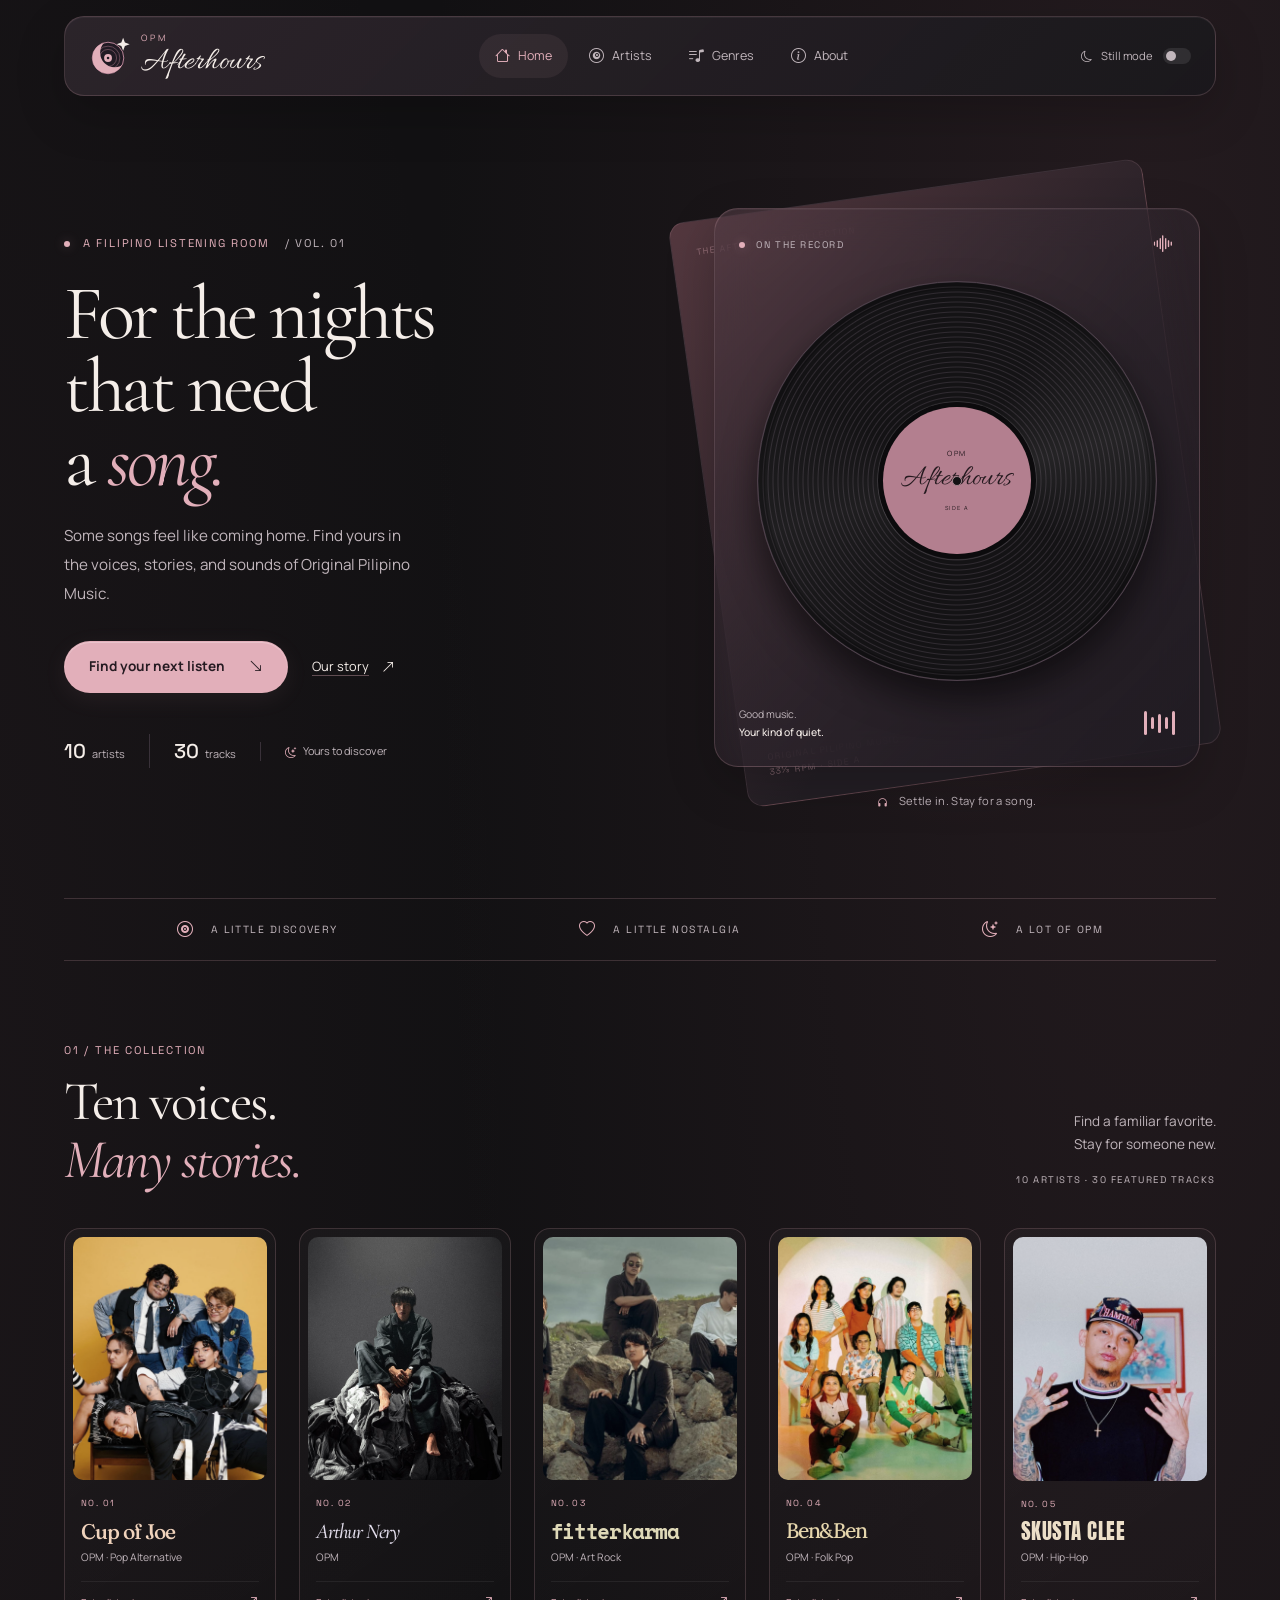
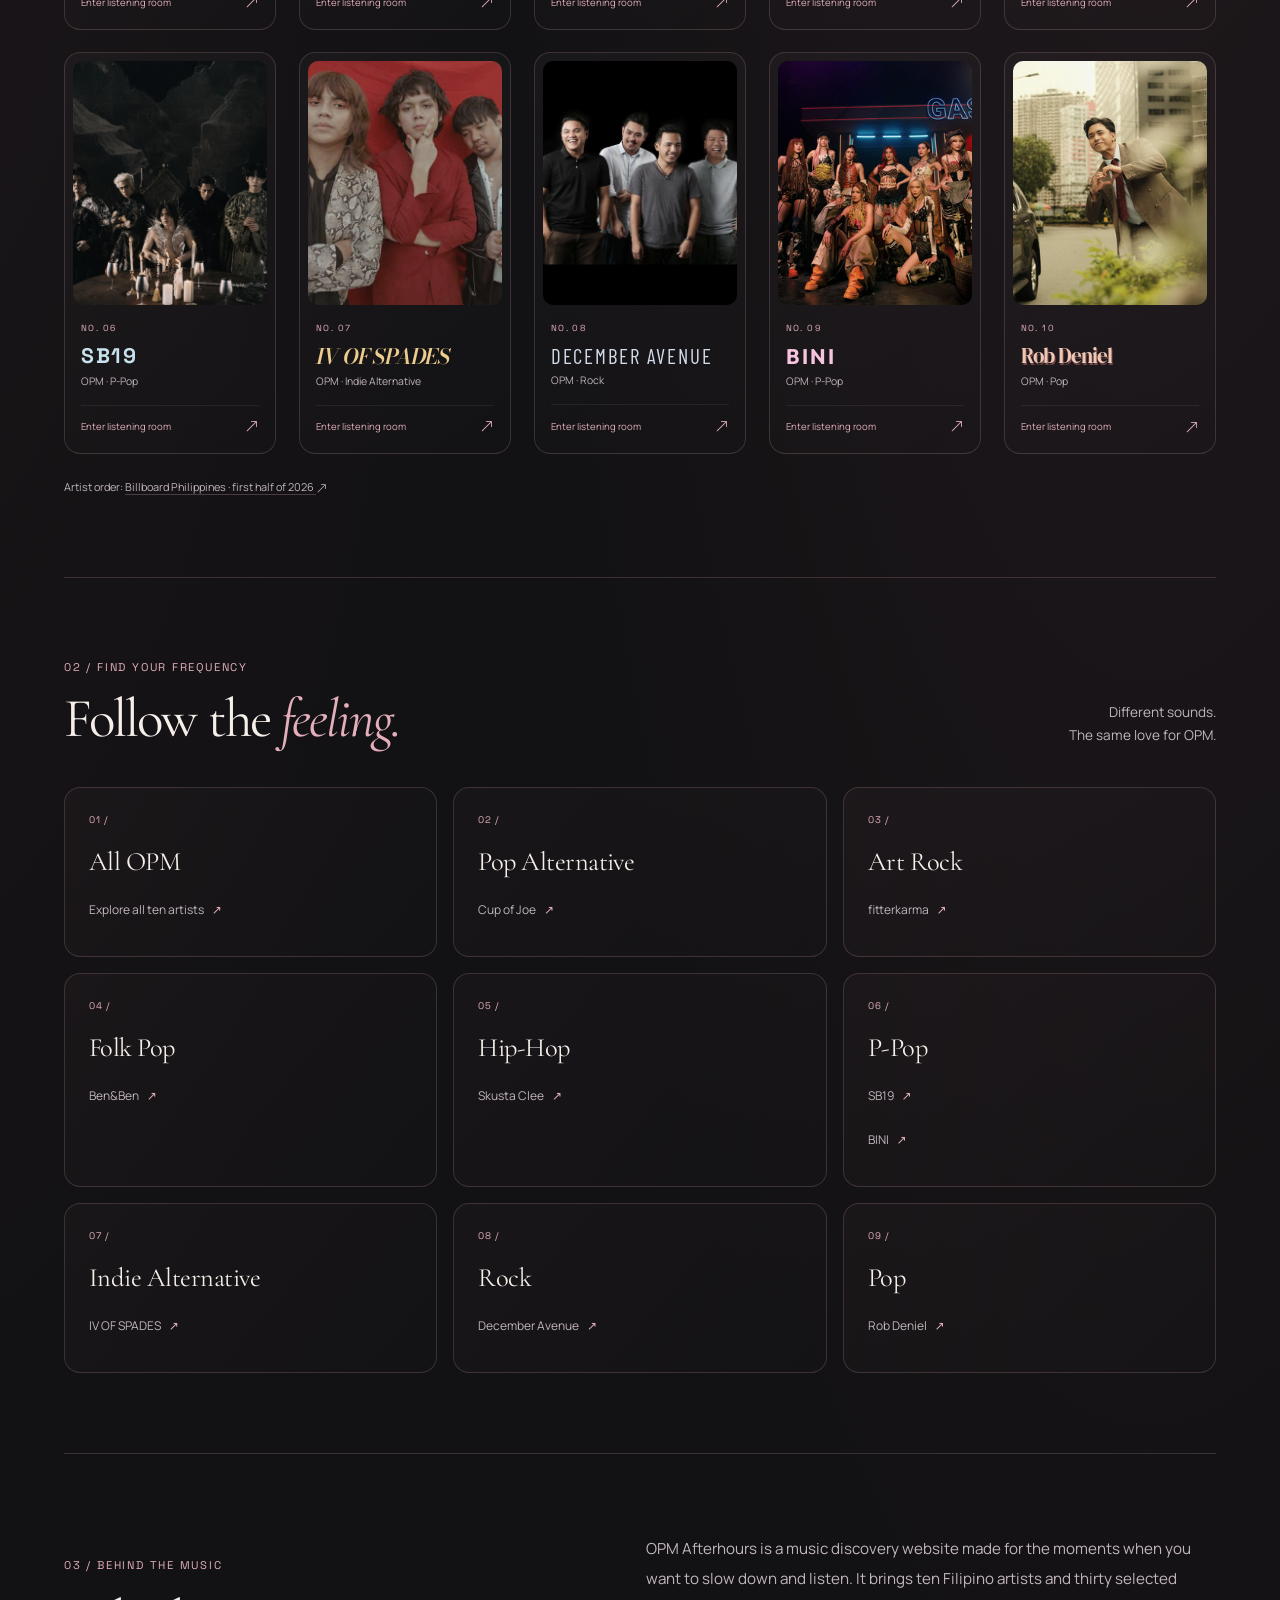
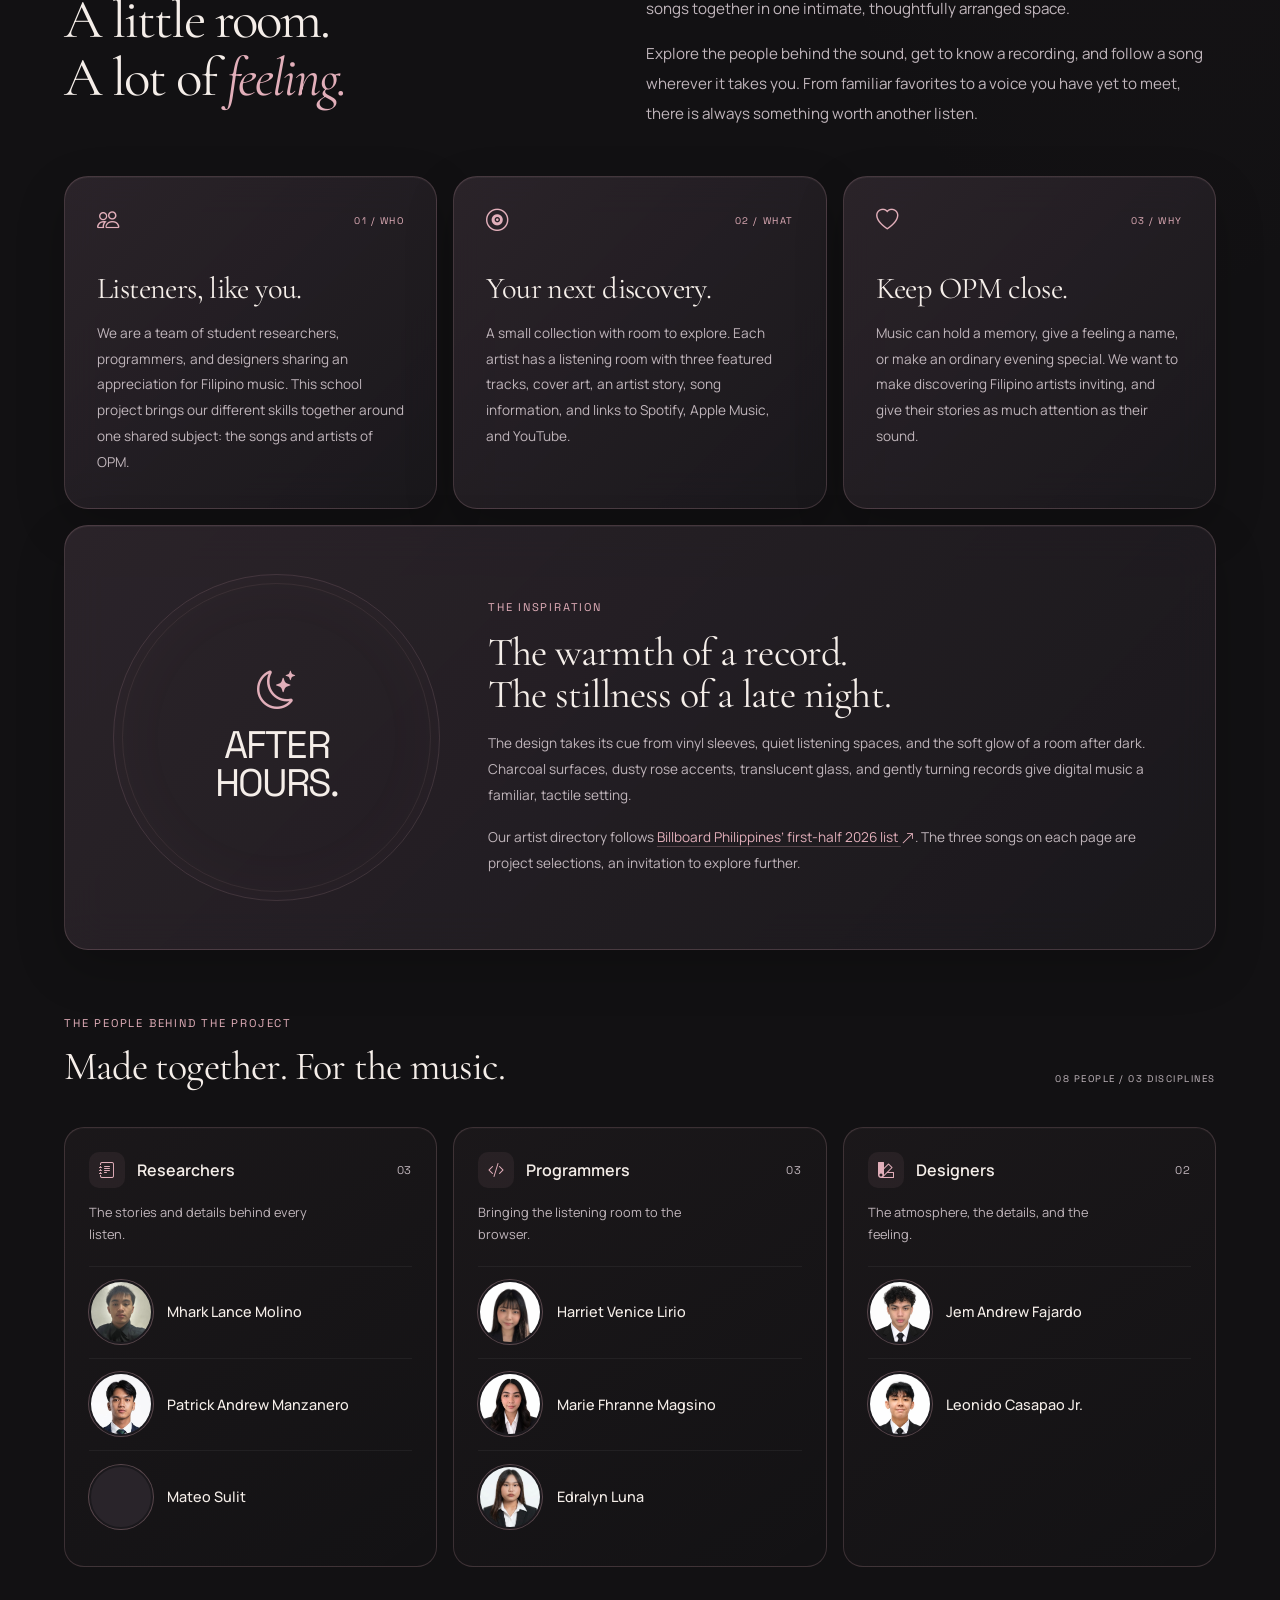
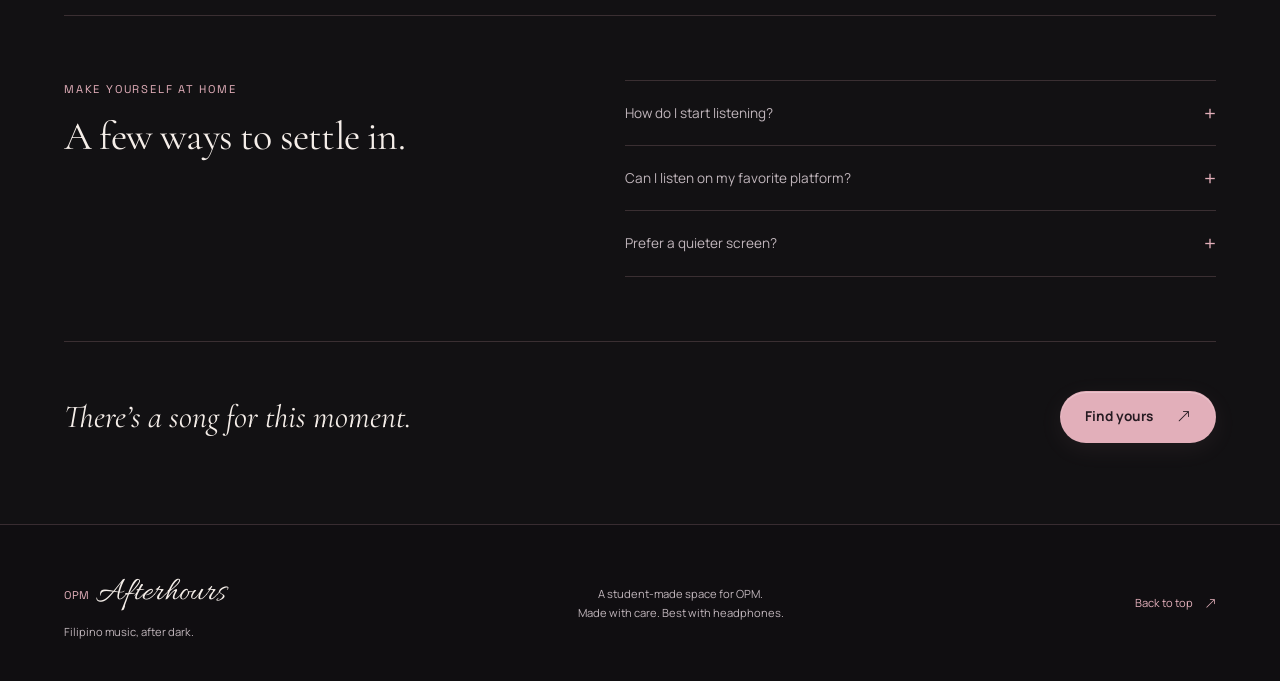
<file: index.html>
<!DOCTYPE html>
<html lang="en">
<head>
  <meta charset="utf-8">
  <meta name="viewport" content="width=device-width, initial-scale=1">
  <meta name="theme-color" content="#121113">
  <meta name="description" content="Discover ten Filipino artists from Billboard Philippines’ first-half 2026 list, with artist stories, featured-song notes, and official listening links.">
  <title>Discover Filipino Artists &amp; Songs | OPM Afterhours</title>
  <link rel="icon" href="assets/favicon.ico?v=moon-record" sizes="any">
  <link rel="icon" href="assets/favicon.svg?v=moon-record" type="image/svg+xml">
  <link rel="apple-touch-icon" href="assets/apple-touch-icon.png?v=moon-record">
  <link rel="preconnect" href="https://fonts.googleapis.com">
  <link rel="preconnect" href="https://fonts.gstatic.com" crossorigin>
  <link rel="stylesheet" href="https://fonts.googleapis.com/css2?family=Allura&amp;family=Cormorant+Garamond:ital,wght@0,400;0,500;0,600;1,500&amp;family=Manrope:wght@400;500;600;700&amp;family=Space+Grotesk:wght@400;500;600;700&amp;family=Fraunces:wght@500&amp;family=Space+Mono:wght@700&amp;family=Lora:wght@500&amp;family=Outfit:wght@700&amp;family=Barlow+Condensed:wght@400&amp;family=Bodoni+Moda:ital,wght@1,600&amp;family=DM+Serif+Display&amp;family=Anton&amp;display=swap">
  <link rel="stylesheet" href="assets/icons/bootstrap-icons.css">
  <link rel="stylesheet" href="css/style.css?v=members-1">
  <link rel="stylesheet" href="css/responsive.css?v=members-1">
  <link rel="stylesheet" href="css/artist-type.css?v=glass-1">
</head>
<body data-page="home">
  <!-- Shared navigation: ordinary links work without scripting. -->
  <a class="skip-link" href="#main">Skip to content</a>
  <input class="motion-toggle visually-hidden" type="checkbox" id="still-mode" aria-label="Still mode: hide videos and stop decorative animation">
  <header class="site-header">
    <div class="header-inner glass-panel">
      <a class="brand" href="index.html" aria-label="OPM Afterhours home"><img class="brand-mark" src="assets/logo-mark.svg" alt="" width="42" height="42"><span class="brand-wordmark"><span class="brand-kicker">OPM</span><span class="brand-name">Afterhours</span></span></a>
      <nav aria-label="Main navigation">
        <a href="#main" aria-current="page"><i class="bi bi-house nav-icon" aria-hidden="true"></i><span>Home</span></a>
        <a href="#artists"><i class="bi bi-vinyl nav-icon" aria-hidden="true"></i><span>Artists</span></a>
        <a href="#genres"><i class="bi bi-music-note-list nav-icon" aria-hidden="true"></i><span>Genres</span></a>
        <a href="#about"><i class="bi bi-info-circle nav-icon" aria-hidden="true"></i><span>About</span></a>
      </nav>
      <label class="motion-label" for="still-mode"><i class="bi bi-moon" aria-hidden="true"></i><span>Still mode</span><span class="switch-track" aria-hidden="true"></span></label>
    </div>
  </header>
  <main id="main" tabindex="-1" class="page-shell">
    <section class="hero" aria-labelledby="hero-title">
      <div class="hero-copy">
        <p class="eyebrow"><span class="status-dot" aria-hidden="true"></span> A Filipino listening room <span class="edition">/ Vol. 01</span></p>
        <h1 id="hero-title">For the nights<br>that need<br> a <em>song.</em></h1>
        <p class="intro">Some songs feel like coming home. Find yours in the voices, stories, and sounds of Original Pilipino Music.</p>
        <div class="hero-actions"><a class="button button-primary" href="#artists">Find your next listen <i class="bi bi-arrow-down-right" aria-hidden="true"></i></a><a class="quiet-link" href="#about">Our story <i class="bi bi-arrow-up-right" aria-hidden="true"></i></a></div>
        <div class="collection-meta"><span><strong>10</strong> artists</span><span><strong>30</strong> tracks</span><span><i class="bi bi-moon-stars" aria-hidden="true"></i> Yours to discover</span></div>
      </div>
      <div class="hero-record">
        <div class="record-sleeve" aria-hidden="true"><span>THE AFTERHOURS COLLECTION</span><span>ORIGINAL PILIPINO MUSIC<br>33⅓ RPM · SIDE A</span></div>
        <div class="turntable glass-panel">
          <div class="turntable-top"><span><span class="status-dot" aria-hidden="true"></span> On the record</span><i class="bi bi-soundwave" aria-hidden="true"></i></div>
          <div class="vinyl" role="img" aria-label="Decorative vinyl record"><div class="vinyl-label"><span class="record-wordmark"><small>OPM</small><strong>Afterhours</strong><small>SIDE A</small></span></div></div>
          <div class="turntable-bottom"><span>Good music.<br><strong>Your kind of quiet.</strong></span><span class="equalizer" aria-hidden="true"><i></i><i></i><i></i><i></i><i></i></span></div>
        </div>
        <div class="record-caption"><i class="bi bi-headphones" aria-hidden="true"></i> Settle in. Stay for a song.</div>
      </div>
    </section>
    <div class="collection-strip" aria-label="Explore the collection"><span><i class="bi bi-vinyl" aria-hidden="true"></i> A little discovery</span><span><i class="bi bi-heart" aria-hidden="true"></i> A little nostalgia</span><span><i class="bi bi-moon-stars" aria-hidden="true"></i> A lot of OPM</span></div>
    <section id="artists" class="directory" aria-labelledby="artists-title">
      <div class="section-heading"><div><p class="eyebrow">01 / The collection</p><h2 id="artists-title">Ten voices.<br><em>Many stories.</em></h2></div><div class="section-aside"><p>Find a familiar favorite.<br>Stay for someone new.</p><span class="section-index">10 artists · 30 featured tracks</span></div></div>
      <ol class="artist-grid">
<li class="artist-tile" data-artist="cup-of-joe"><a class="artist-card" href="artists/cup-of-joe.html">
        <img class="artist-image" width="600" height="600" src="assets/artists/cup-of-joe-profile.jpg" alt="Cup of Joe" loading="lazy">
        <div class="card-heading"><span class="eyebrow">No. 01</span><h3>Cup of Joe</h3></div>
        <p>OPM · Pop Alternative</p><span class="card-link">Enter listening room <i class="bi bi-arrow-up-right" aria-hidden="true"></i></span>
      </a></li>
<li class="artist-tile" data-artist="arthur-nery"><a class="artist-card" href="artists/arthur-nery.html">
        <img class="artist-image" width="600" height="600" src="assets/artists/arthur_nery.jfif" alt="Arthur Nery" loading="lazy">
        <div class="card-heading"><span class="eyebrow">No. 02</span><h3>Arthur Nery</h3></div>
        <p>OPM</p><span class="card-link">Enter listening room <i class="bi bi-arrow-up-right" aria-hidden="true"></i></span>
      </a></li>
<li class="artist-tile" data-artist="fitterkarma"><a class="artist-card" href="artists/fitterkarma.html">
        <img class="artist-image" width="600" height="600" src="assets/artists/fitterkarma-profile.jpg" alt="fitterkarma" loading="lazy">
        <div class="card-heading"><span class="eyebrow">No. 03</span><h3>fitterkarma</h3></div>
        <p>OPM · Art Rock</p><span class="card-link">Enter listening room <i class="bi bi-arrow-up-right" aria-hidden="true"></i></span>
      </a></li>
<li class="artist-tile" data-artist="ben-and-ben"><a class="artist-card" href="artists/ben-and-ben.html">
        <img class="artist-image" width="600" height="600" src="assets/artists/ben-and-ben-profile.jpg" alt="Ben&amp;Ben" loading="lazy">
        <div class="card-heading"><span class="eyebrow">No. 04</span><h3>Ben&amp;Ben</h3></div>
        <p>OPM · Folk Pop</p><span class="card-link">Enter listening room <i class="bi bi-arrow-up-right" aria-hidden="true"></i></span>
      </a></li>
<li class="artist-tile" data-artist="skusta-clee"><a class="artist-card" href="artists/skusta-clee.html">
        <img class="artist-image" width="600" height="600" src="assets/artists/skusta-clee-profile.jpg" alt="Skusta Clee" loading="lazy">
        <div class="card-heading"><span class="eyebrow">No. 05</span><h3>Skusta Clee</h3></div>
        <p>OPM · Hip-Hop</p><span class="card-link">Enter listening room <i class="bi bi-arrow-up-right" aria-hidden="true"></i></span>
      </a></li>
<li class="artist-tile" data-artist="sb19"><a class="artist-card" href="artists/sb19.html">
        <img class="artist-image" width="600" height="600" src="assets/artists/sb19-profile.jpg" alt="SB19" loading="lazy">
        <div class="card-heading"><span class="eyebrow">No. 06</span><h3>SB19</h3></div>
        <p>OPM · P-Pop</p><span class="card-link">Enter listening room <i class="bi bi-arrow-up-right" aria-hidden="true"></i></span>
      </a></li>
<li class="artist-tile" data-artist="iv-of-spades"><a class="artist-card" href="artists/iv-of-spades.html">
        <img class="artist-image" width="600" height="600" src="assets/artists/iv-of-spades-profile.jpg" alt="IV OF SPADES" loading="lazy">
        <div class="card-heading"><span class="eyebrow">No. 07</span><h3>IV OF SPADES</h3></div>
        <p>OPM · Indie Alternative</p><span class="card-link">Enter listening room <i class="bi bi-arrow-up-right" aria-hidden="true"></i></span>
      </a></li>
<li class="artist-tile" data-artist="december-avenue"><a class="artist-card" href="artists/december-avenue.html">
        <img class="artist-image" width="600" height="600" src="assets/artists/december-avenue-profile.jpg" alt="December Avenue" loading="lazy">
        <div class="card-heading"><span class="eyebrow">No. 08</span><h3>December Avenue</h3></div>
        <p>OPM · Rock</p><span class="card-link">Enter listening room <i class="bi bi-arrow-up-right" aria-hidden="true"></i></span>
      </a></li>
<li class="artist-tile" data-artist="bini"><a class="artist-card" href="artists/bini.html">
        <img class="artist-image" width="600" height="600" src="assets/artists/bini-profile.jpg" alt="BINI" loading="lazy">
        <div class="card-heading"><span class="eyebrow">No. 09</span><h3>BINI</h3></div>
        <p>OPM · P-Pop</p><span class="card-link">Enter listening room <i class="bi bi-arrow-up-right" aria-hidden="true"></i></span>
      </a></li>
<li class="artist-tile" data-artist="rob-deniel"><a class="artist-card" href="artists/rob-deniel.html">
        <img class="artist-image" width="600" height="600" src="assets/artists/rob-deniel-profile.jpg" alt="Rob Deniel" loading="lazy">
        <div class="card-heading"><span class="eyebrow">No. 10</span><h3>Rob Deniel</h3></div>
        <p>OPM · Pop</p><span class="card-link">Enter listening room <i class="bi bi-arrow-up-right" aria-hidden="true"></i></span>
      </a></li>
      </ol>
      <p class="directory-source">Artist order: <a href="https://billboardphilippines.com/music/news/billboard-philippines-top-opm-artists-h1-2026/" target="_blank" rel="noopener noreferrer">Billboard Philippines · first half of 2026 <i class="bi bi-arrow-up-right" aria-hidden="true"></i></a></p>
    </section>
    <section id="genres" class="directory genres-section" aria-labelledby="genres-title">
      <div class="section-heading"><div><p class="eyebrow">02 / Find your frequency</p><h2 id="genres-title">Follow the <em>feeling.</em></h2></div><p class="section-aside">Different sounds.<br>The same love for OPM.</p></div>
      <div class="genre-grid"><section class="genre-group"><h3>All OPM</h3><ul><li><a href="#artists">Explore all ten artists</a></li></ul></section>
<section class="genre-group"><h3>Pop Alternative</h3><ul><li><a href="artists/cup-of-joe.html">Cup of Joe</a></li></ul></section>
<section class="genre-group"><h3>Art Rock</h3><ul><li><a href="artists/fitterkarma.html">fitterkarma</a></li></ul></section>
<section class="genre-group"><h3>Folk Pop</h3><ul><li><a href="artists/ben-and-ben.html">Ben&amp;Ben</a></li></ul></section>
<section class="genre-group"><h3>Hip-Hop</h3><ul><li><a href="artists/skusta-clee.html">Skusta Clee</a></li></ul></section>
<section class="genre-group"><h3>P-Pop</h3><ul><li><a href="artists/sb19.html">SB19</a></li><li><a href="artists/bini.html">BINI</a></li></ul></section>
<section class="genre-group"><h3>Indie Alternative</h3><ul><li><a href="artists/iv-of-spades.html">IV OF SPADES</a></li></ul></section>
<section class="genre-group"><h3>Rock</h3><ul><li><a href="artists/december-avenue.html">December Avenue</a></li></ul></section>
<section class="genre-group"><h3>Pop</h3><ul><li><a href="artists/rob-deniel.html">Rob Deniel</a></li></ul></section></div>
    </section>
    <section id="about" class="about directory" aria-labelledby="about-title">
      <div class="about-intro">
        <div><p class="eyebrow">03 / Behind the music</p><h2 id="about-title">A little room.<br>A lot of <em>feeling.</em></h2></div>
        <div class="about-description"><p>OPM Afterhours is a music discovery website made for the moments when you want to slow down and listen. It brings ten Filipino artists and thirty selected songs together in one intimate, thoughtfully arranged space.</p><p>Explore the people behind the sound, get to know a recording, and follow a song wherever it takes you. From familiar favorites to a voice you have yet to meet, there is always something worth another listen.</p></div>
      </div>
      <div class="about-pillars">
        <article class="glass-panel story-card"><div class="card-overline"><i class="bi bi-people" aria-hidden="true"></i><span>01 / Who</span></div><h3>Listeners, like you.</h3><p>We are a team of student researchers, programmers, and designers sharing an appreciation for Filipino music. This school project brings our different skills together around one shared subject: the songs and artists of OPM.</p></article>
        <article class="glass-panel story-card"><div class="card-overline"><i class="bi bi-vinyl" aria-hidden="true"></i><span>02 / What</span></div><h3>Your next discovery.</h3><p>A small collection with room to explore. Each artist has a listening room with three featured tracks, cover art, an artist story, song information, and links to Spotify, Apple Music, and YouTube.</p></article>
        <article class="glass-panel story-card"><div class="card-overline"><i class="bi bi-heart" aria-hidden="true"></i><span>03 / Why</span></div><h3>Keep OPM close.</h3><p>Music can hold a memory, give a feeling a name, or make an ordinary evening special. We want to make discovering Filipino artists inviting, and give their stories as much attention as their sound.</p></article>
      </div>
      <div class="inspiration glass-panel">
        <div class="inspiration-mark" aria-hidden="true"><i class="bi bi-moon-stars"></i><span>AFTER<br>HOURS.</span></div>
        <div><p class="eyebrow">The inspiration</p><h3>The warmth of a record.<br>The stillness of a late night.</h3><p>The design takes its cue from vinyl sleeves, quiet listening spaces, and the soft glow of a room after dark. Charcoal surfaces, dusty rose accents, translucent glass, and gently turning records give digital music a familiar, tactile setting.</p><p>Our artist directory follows <a href="https://billboardphilippines.com/music/news/billboard-philippines-top-opm-artists-h1-2026/" target="_blank" rel="noopener noreferrer">Billboard Philippines’ first-half 2026 list <i class="bi bi-arrow-up-right" aria-hidden="true"></i></a>. The three songs on each page are project selections, an invitation to explore further.</p></div>
      </div>
      <div class="team-section" aria-labelledby="team-title">
        <div class="section-heading"><div><p class="eyebrow">The people behind the project</p><h3 id="team-title">Made together. For the music.</h3></div><span class="section-index">08 people / 03 disciplines</span></div>
        <div class="team-grid">
          <article class="team-card" aria-labelledby="researchers-title">
            <div class="team-role"><i class="bi bi-journal-text" aria-hidden="true"></i><h4 id="researchers-title">Researchers</h4><span class="team-count" aria-label="3 members">03</span></div>
            <p>The stories and details behind every listen.</p>
            <ul role="list">
              <li><span class="member-avatar"><img src="assets/members/mhark.jpg" alt="" width="64" height="64" loading="lazy" decoding="async"></span><span class="member-name">Mhark Lance Molino</span></li>
              <li><span class="member-avatar" style="--portrait-scale: 1.5; --portrait-position: 50% 0%"><img src="assets/members/patrick.jpg" alt="" width="64" height="64" loading="lazy" decoding="async"></span><span class="member-name">Patrick Andrew Manzanero</span></li>
              <li><span class="member-avatar" style="--portrait-scale: 1.15"><img src="assets/members/mateo.jpg" alt="" width="64" height="64" loading="lazy" decoding="async"></span><span class="member-name">Mateo Sulit</span></li>
            </ul>
          </article>
          <article class="team-card" aria-labelledby="programmers-title">
            <div class="team-role"><i class="bi bi-code-slash" aria-hidden="true"></i><h4 id="programmers-title">Programmers</h4><span class="team-count" aria-label="3 members">03</span></div>
            <p>Bringing the listening room to the browser.</p>
            <ul role="list">
              <li><span class="member-avatar" style="--portrait-scale: 1.15"><img src="assets/members/harriet.jpg" alt="" width="64" height="64" loading="lazy" decoding="async"></span><span class="member-name">Harriet Venice Lirio</span></li>
              <li><span class="member-avatar" style="--portrait-scale: 1.25"><img src="assets/members/fhranne.jpg" alt="" width="64" height="64" loading="lazy" decoding="async"></span><span class="member-name">Marie Fhranne Magsino</span></li>
              <li><span class="member-avatar" style="--portrait-scale: 1.3; --portrait-origin: 50% 0%"><img src="assets/members/edralyn.jpg" alt="" width="64" height="64" loading="lazy" decoding="async"></span><span class="member-name">Edralyn Luna</span></li>
            </ul>
          </article>
          <article class="team-card" aria-labelledby="designers-title">
            <div class="team-role"><i class="bi bi-palette2" aria-hidden="true"></i><h4 id="designers-title">Designers</h4><span class="team-count" aria-label="2 members">02</span></div>
            <p>The atmosphere, the details, and the feeling.</p>
            <ul role="list">
              <li><span class="member-avatar"><img src="assets/members/andrew.jpg" alt="" width="64" height="64" loading="lazy" decoding="async"></span><span class="member-name">Jem Andrew Fajardo</span></li>
              <li><span class="member-avatar" style="--portrait-scale: 1.15"><img src="assets/members/jr.jpg" alt="" width="64" height="64" loading="lazy" decoding="async"></span><span class="member-name">Leonido Casapao Jr.</span></li>
            </ul>
          </article>
        </div>
      </div>
      <div class="listening-guide"><div><p class="eyebrow">Make yourself at home</p><h3>A few ways to settle in.</h3></div><div class="guide-questions">
        <details><summary>How do I start listening?</summary><p>Choose an artist, pick one of the three mini records, and press play on the audio controls. Pause the current song before choosing another. Open Song information for release notes and credits.</p></details>
        <details><summary>Can I listen on my favorite platform?</summary><p>Yes. Every track has links to Spotify, Apple Music, and YouTube that open in a new tab. Local playback ends when you leave an artist page.</p></details>
        <details><summary>Prefer a quieter screen?</summary><p>Turn on Still mode in the header to hide background videos and stop decorative animation on the current page. The site also follows your device’s reduced-motion preference. Audio controls stay available.</p></details>
      </div></div>
      <div class="about-outro"><span>There’s a song for this moment.</span><a class="button button-primary" href="#artists">Find yours <i class="bi bi-arrow-up-right" aria-hidden="true"></i></a></div>
    </section>
  </main>
  <footer class="site-footer"><div><a class="footer-brand" href="index.html">OPM <span class="footer-signature">Afterhours</span></a><p>Filipino music, after dark.</p></div><p class="footer-note">A student-made space for OPM.<br>Made with care. Best with headphones.</p><a class="back-top" href="#main">Back to top <i class="bi bi-arrow-up-right" aria-hidden="true"></i></a></footer>
</body>
</html>
</file>
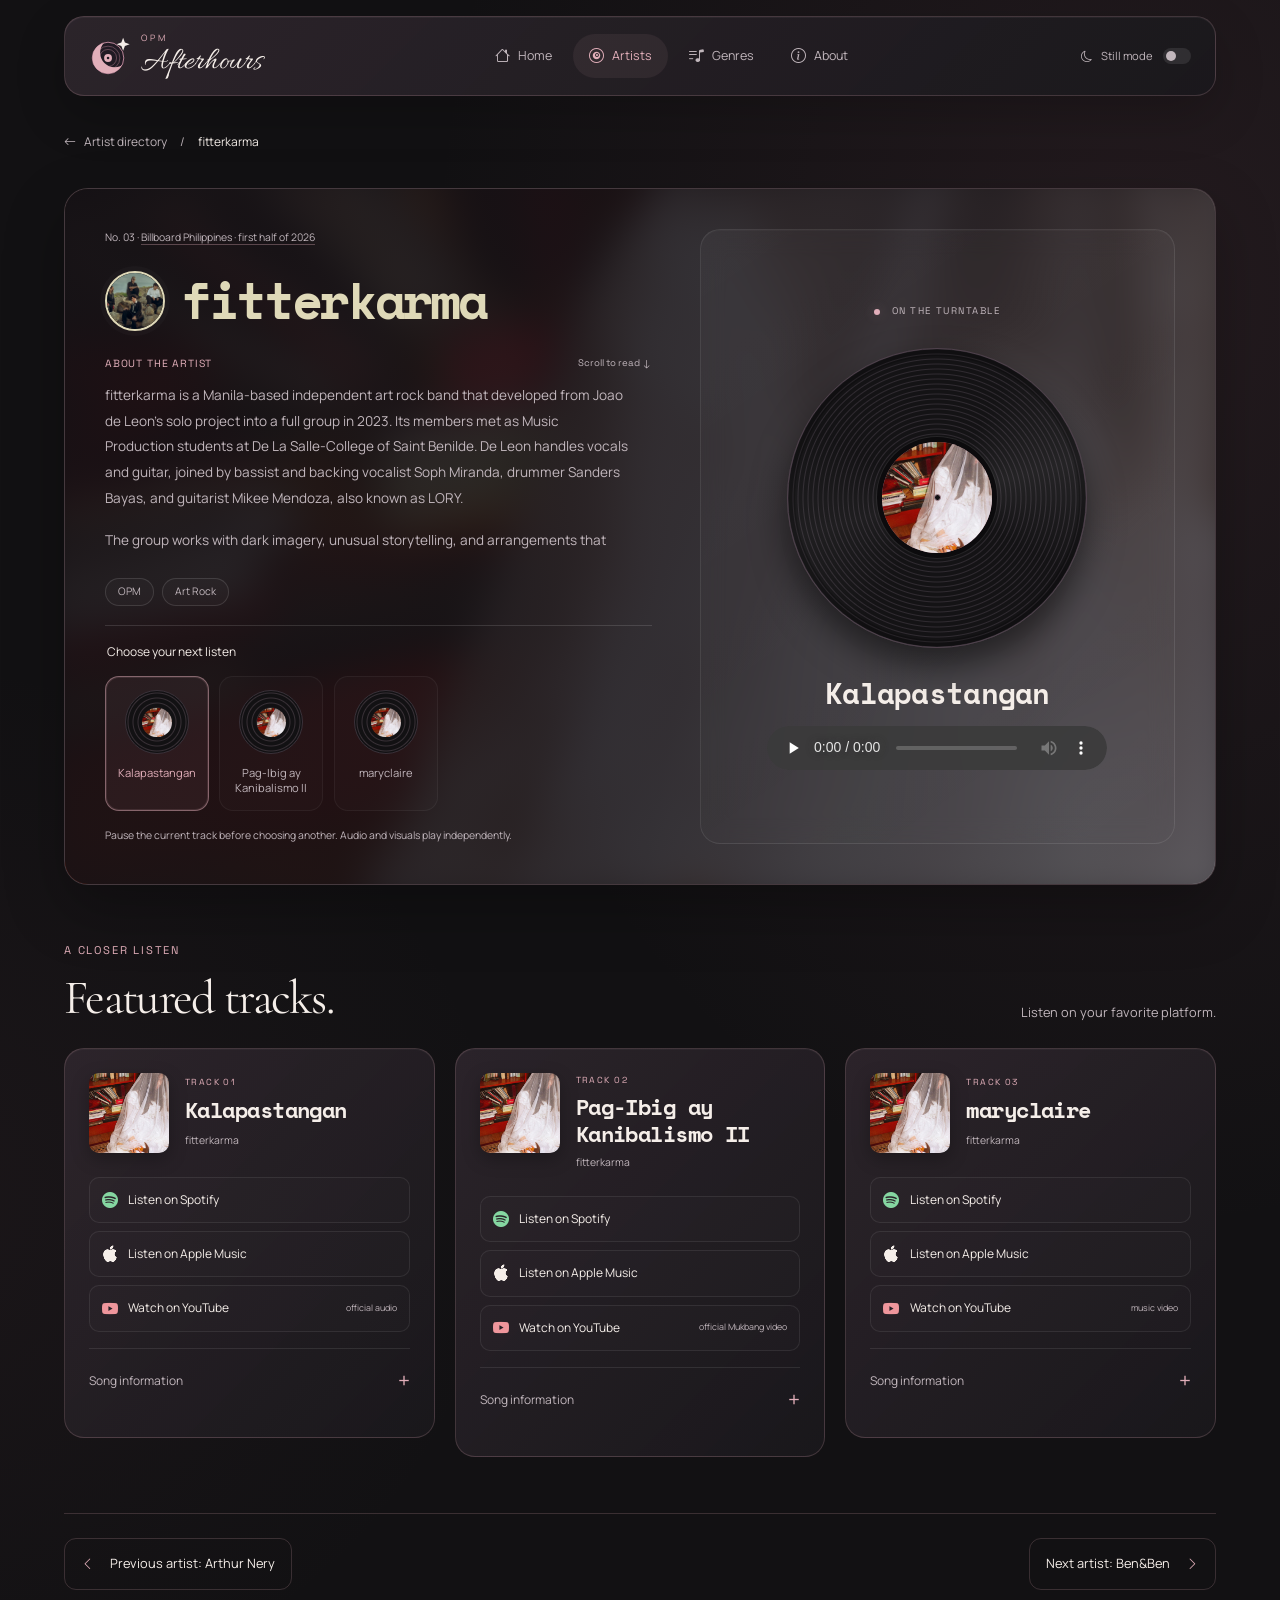
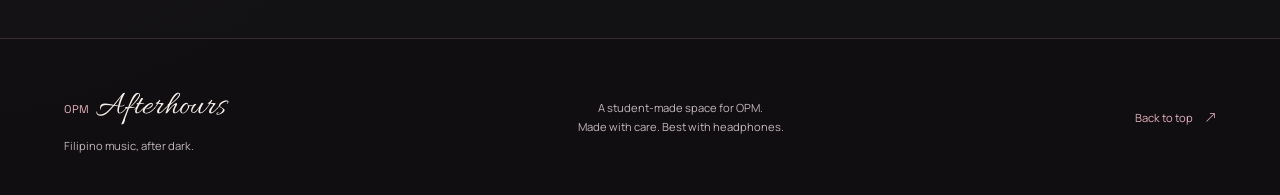
<file: artists/fitterkarma.html>
<!DOCTYPE html>
<html lang="en">
<head>
  <meta charset="utf-8">
  <meta name="viewport" content="width=device-width, initial-scale=1">
  <meta name="theme-color" content="#121113">
  <meta name="description" content="Discover Manila art rock band fitterkarma through its story, recording credits, and official links for Kalapastangan, Pag-Ibig ay Kanibalismo II, and maryclaire.">
  <title>fitterkarma — Songs &amp; Artist Story | OPM Afterhours</title>
  <link rel="icon" href="../assets/favicon.ico?v=moon-record" sizes="any">
  <link rel="icon" href="../assets/favicon.svg?v=moon-record" type="image/svg+xml">
  <link rel="apple-touch-icon" href="../assets/apple-touch-icon.png?v=moon-record">
  <link rel="preconnect" href="https://fonts.googleapis.com">
  <link rel="preconnect" href="https://fonts.gstatic.com" crossorigin>
  <link rel="stylesheet" href="https://fonts.googleapis.com/css2?family=Allura&amp;family=Cormorant+Garamond:ital,wght@0,400;0,500;0,600;1,500&amp;family=Manrope:wght@400;500;600;700&amp;family=Space+Grotesk:wght@400;500;600;700&amp;family=Space+Mono:wght@700&amp;display=swap">
  <link rel="stylesheet" href="../assets/icons/bootstrap-icons.css">
  <link rel="stylesheet" href="../css/style.css?v=glass-motion-3">
  <link rel="stylesheet" href="../css/responsive.css?v=glass-1">
  <link rel="stylesheet" href="../css/artist-type.css?v=glass-1">
</head>
<body data-artist="fitterkarma">
  <!-- Shared navigation: ordinary links work without scripting. -->
  <a class="skip-link" href="#main">Skip to content</a>
  <input class="motion-toggle visually-hidden" type="checkbox" id="still-mode" aria-label="Still mode: hide videos and stop decorative animation">
  <header class="site-header">
    <div class="header-inner glass-panel">
      <a class="brand" href="../index.html" aria-label="OPM Afterhours home"><img class="brand-mark" src="../assets/logo-mark.svg" alt="" width="42" height="42"><span class="brand-wordmark"><span class="brand-kicker">OPM</span><span class="brand-name">Afterhours</span></span></a>
      <nav aria-label="Main navigation">
        <a href="../index.html"><i class="bi bi-house nav-icon" aria-hidden="true"></i><span>Home</span></a>
        <a href="../index.html#artists" class="nav-active"><i class="bi bi-vinyl nav-icon" aria-hidden="true"></i><span>Artists</span></a>
        <a href="../index.html#genres"><i class="bi bi-music-note-list nav-icon" aria-hidden="true"></i><span>Genres</span></a>
        <a href="../index.html#about"><i class="bi bi-info-circle nav-icon" aria-hidden="true"></i><span>About</span></a>
      </nav>
      <label class="motion-label" for="still-mode"><i class="bi bi-moon" aria-hidden="true"></i><span>Still mode</span><span class="switch-track" aria-hidden="true"></span></label>
    </div>
  </header>
  <main id="main" tabindex="-1" class="page-shell artist-page">
    <nav class="breadcrumb" aria-label="Breadcrumb"><a class="back-link" href="../index.html#artists"><i class="bi bi-arrow-left" aria-hidden="true"></i> Artist directory</a><span aria-hidden="true">/</span><a class="current-artist" href="fitterkarma.html" aria-current="page">fitterkarma</a></nav>
    <!-- Artist identity and listening-room composition. -->
    <section class="artist-room" aria-labelledby="artist-title">
      <input class="song-choice visually-hidden" type="radio" name="song-choice" id="song-choice-1" aria-label="Select Kalapastangan" checked>
      <input class="song-choice visually-hidden" type="radio" name="song-choice" id="song-choice-2" aria-label="Select Pag-Ibig ay Kanibalismo II">
      <input class="song-choice visually-hidden" type="radio" name="song-choice" id="song-choice-3" aria-label="Select maryclaire">
      <!-- Selected artwork also backs the video when motion is reduced. -->
      <img class="song-background song-background-1" src="../assets/covers/fitterkarma-kalapastangan.jpg" alt="" aria-hidden="true">
      <img class="song-background song-background-2" src="../assets/covers/fitterkarma-pag-ibig-ay-kanibalismo-ii.jpg" alt="" aria-hidden="true">
      <img class="song-background song-background-3" src="../assets/covers/fitterkarma-maryclaire.jpg" alt="" aria-hidden="true">
      <!-- Kalapastangan uses its cover; supplied videos follow the other selections. -->
      <video class="background-video song-video-2" autoplay muted loop playsinline aria-hidden="true" tabindex="-1" preload="none">
        <source src="../assets/videos/kanibalismo.mp4" type="video/mp4">
      </video>
      <video class="background-video song-video-3" autoplay muted loop playsinline aria-hidden="true" tabindex="-1" preload="none">
        <source src="../assets/videos/maryclaire.mp4" type="video/mp4">
      </video>
      <div class="artist-copy"><p class="source-note">No. 03 · <a href="https://billboardphilippines.com/music/news/billboard-philippines-top-opm-artists-h1-2026/" target="_blank" rel="noopener noreferrer">Billboard Philippines · first half of 2026</a></p><div class="artist-identity"><img class="artist-avatar" src="../assets/artists/fitterkarma-profile.jpg" alt="" width="56" height="56"><h1 id="artist-title">fitterkarma</h1></div><!-- Original biography summary; research references are in docs/content-sources.md. -->
        <p class="bio-heading">About the artist <span>Scroll to read <i class="bi bi-arrow-down" aria-hidden="true"></i></span></p>
        <div class="biography" tabindex="0" role="region" aria-label="Artist biography"><p>fitterkarma is a Manila-based independent art rock band that developed from Joao de Leon’s solo project into a full group in 2023. Its members met as Music Production students at De La Salle-College of Saint Benilde. De Leon handles vocals and guitar, joined by bassist and backing vocalist Soph Miranda, drummer Sanders Bayas, and guitarist Mikee Mendoza, also known as LORY.</p><p>The group works with dark imagery, unusual storytelling, and arrangements that move between acoustic and electric textures. Kalapastangan appeared in 2023, followed by Pag-Ibig ay Kanibalismo II in 2025; both later attracted substantial attention on Philippine charts. The 2026 single maryclaire adds a live string quartet to this musical vocabulary. In interviews, the band emphasizes creative growth rather than repeating a successful formula, bringing an exploratory approach to the wider conversation around Filipino rock.</p></div>
        <ul class="genre-labels" aria-label="Artist genres"><li>OPM</li><li>Art Rock</li></ul>
        <fieldset class="song-picker"><legend>Choose your next listen</legend><div class="song-vinyls"><label class="song-option" for="song-choice-1"><span class="mini-vinyl"><span class="mini-label"><img src="../assets/covers/fitterkarma-kalapastangan.jpg" alt=""></span></span><span>Kalapastangan</span></label><label class="song-option" for="song-choice-2"><span class="mini-vinyl"><span class="mini-label"><img src="../assets/covers/fitterkarma-pag-ibig-ay-kanibalismo-ii.jpg" alt=""></span></span><span>Pag-Ibig ay Kanibalismo II</span></label><label class="song-option" for="song-choice-3"><span class="mini-vinyl"><span class="mini-label"><img src="../assets/covers/fitterkarma-maryclaire.jpg" alt=""></span></span><span>maryclaire</span></label></div></fieldset>
        <p class="small-note">Pause the current track before choosing another. Audio and visuals play independently.</p>
      </div>
      <div class="record-region"><p class="turntable-heading"><span class="status-dot" aria-hidden="true"></span> On the turntable</p><div class="selected-record selected-record-1"><div class="vinyl" role="img" aria-label="Kalapastangan record"><div class="vinyl-label"><img src="../assets/covers/fitterkarma-kalapastangan.jpg" alt="Cover artwork for Kalapastangan by fitterkarma"></div></div><p class="selected-song-title">Kalapastangan</p><audio controls preload="none" aria-label="Play Kalapastangan by fitterkarma">
            <source src="../assets/audio/kalapastangan.mp3" type="audio/mpeg">
            Your browser does not support audio playback. <a href="../assets/audio/kalapastangan.mp3">Open the supplied Kalapastangan recording</a>.
          </audio></div><div class="selected-record selected-record-2"><div class="vinyl" role="img" aria-label="Pag-Ibig ay Kanibalismo II record"><div class="vinyl-label"><img src="../assets/covers/fitterkarma-pag-ibig-ay-kanibalismo-ii.jpg" alt="Cover artwork for Pag-Ibig ay Kanibalismo II by fitterkarma"></div></div><p class="selected-song-title">Pag-Ibig ay Kanibalismo II</p><audio controls preload="none" aria-label="Play Pag-Ibig ay Kanibalismo II by fitterkarma">
            <source src="../assets/audio/kanibalismo.mp3" type="audio/mpeg">
            Your browser does not support audio playback. <a href="../assets/audio/kanibalismo.mp3">Open the supplied Pag-Ibig ay Kanibalismo II recording</a>.
          </audio></div><div class="selected-record selected-record-3"><div class="vinyl" role="img" aria-label="maryclaire record"><div class="vinyl-label"><img src="../assets/covers/fitterkarma-maryclaire.jpg" alt="Cover artwork for maryclaire by fitterkarma"></div></div><p class="selected-song-title">maryclaire</p><audio controls preload="none" aria-label="Play maryclaire by fitterkarma">
            <source src="../assets/audio/maryclaire.mp3" type="audio/mpeg">
            Your browser does not support audio playback. <a href="../assets/audio/maryclaire.mp3">Open the supplied maryclaire recording</a>.
          </audio></div></div>
    </section>
    <!-- Every supplied recording uses native audio. Missing media has no player. -->
    <section class="tracks-section" aria-labelledby="tracks-title"><div class="section-heading"><div><p class="eyebrow">A closer listen</p><h2 id="tracks-title">Featured tracks.</h2></div><p class="small-note">Listen on your favorite platform.</p></div>
      <ol class="track-grid">
        <li><article class="track-card">
          <img class="track-artwork" src="../assets/covers/fitterkarma-kalapastangan.jpg" alt="Cover artwork for Kalapastangan by fitterkarma" loading="lazy" width="600" height="600"><p class="eyebrow">Track 01</p><h3>Kalapastangan</h3><p class="track-credit">fitterkarma</p>
          <!-- Regular platform links work without scripts or embedded players. -->
          <div class="listening-links"><a href="https://open.spotify.com/track/1jrTQNEEO8IUy0lu5PSUIt" target="_blank" rel="noopener noreferrer" aria-label="Listen to Kalapastangan by fitterkarma on Spotify (opens in a new tab)"><i class="bi bi-spotify" aria-hidden="true"></i> Listen on Spotify</a><a href="https://music.apple.com/ph/album/kalapastangan/1834078449?i=1834078450&amp;uo=4" target="_blank" rel="noopener noreferrer" aria-label="Listen to Kalapastangan on Apple Music (opens in a new tab)"><i class="bi bi-apple" aria-hidden="true"></i> Listen on Apple Music</a><a href="https://www.youtube.com/watch?v=FpJxPzveHzA" target="_blank" rel="noopener noreferrer" aria-label="Watch Kalapastangan by fitterkarma on YouTube — official audio (opens in a new tab)"><i class="bi bi-youtube" aria-hidden="true"></i> Watch on YouTube <span class="link-format">official audio</span></a></div>
          <details class="song-information"><summary>Song information</summary><div class="information-scroll" tabindex="0" role="region" aria-label="Kalapastangan information"><dl class="track-metadata"><div><dt>Performer</dt><dd>fitterkarma</dd></div><div><dt>Release</dt><dd>November 24, 2023</dd></div><div><dt>Release type</dt><dd>Single</dd></div><div><dt>Producer</dt><dd>Joao De Leon</dd></div></dl><p class="song-description">Kalapastangan was fitterkarma’s only single released in 2023. It later found a larger audience after Pag-Ibig ay Kanibalismo II drew attention to the group. The licensed official audio preserves this earlier recording rather than substituting a live cover or another artist’s version.</p><p class="content-reference"><a href="https://billboardphilippines.com/market/chart-beat/fitterkarma-kalapastangan-enters-the-philippines-hot-100-november-2025/" target="_blank" rel="noopener noreferrer">Source for Kalapastangan information <span class="visually-hidden">(opens in a new tab)</span></a></p></div></details>
        </article></li>
        <li><article class="track-card">
          <img class="track-artwork" src="../assets/covers/fitterkarma-pag-ibig-ay-kanibalismo-ii.jpg" alt="Cover artwork for Pag-Ibig ay Kanibalismo II by fitterkarma" loading="lazy" width="600" height="600"><p class="eyebrow">Track 02</p><h3>Pag-Ibig ay Kanibalismo II</h3><p class="track-credit">fitterkarma</p>
          <!-- Regular platform links work without scripts or embedded players. -->
          <div class="listening-links"><a href="https://open.spotify.com/track/1I44TjvgnOjZTxaGs0E44W" target="_blank" rel="noopener noreferrer" aria-label="Listen to Pag-Ibig ay Kanibalismo II by fitterkarma on Spotify (opens in a new tab)"><i class="bi bi-spotify" aria-hidden="true"></i> Listen on Spotify</a><a href="https://music.apple.com/us/song/1834078412" target="_blank" rel="noopener noreferrer" aria-label="Listen to Pag-Ibig ay Kanibalismo II on Apple Music (opens in a new tab)"><i class="bi bi-apple" aria-hidden="true"></i> Listen on Apple Music</a><a href="https://www.youtube.com/watch?v=nw0tZFyExtY" target="_blank" rel="noopener noreferrer" aria-label="Watch Pag-Ibig ay Kanibalismo II by fitterkarma on YouTube — official Mukbang video (opens in a new tab)"><i class="bi bi-youtube" aria-hidden="true"></i> Watch on YouTube <span class="link-format">official Mukbang video</span></a></div>
          <details class="song-information"><summary>Song information</summary><div class="information-scroll" tabindex="0" role="region" aria-label="Pag-Ibig ay Kanibalismo II information"><dl class="track-metadata"><div><dt>Performer</dt><dd>fitterkarma</dd></div><div><dt>Release</dt><dd>February 14, 2025</dd></div><div><dt>Release type</dt><dd>Single</dd></div><div><dt>Writing, production and arrangement (official video credits)</dt><dd>Joao Miguel De Leon; Andreanna Therese Pantig; Calvin Lorenzo Borja; Sanders Philippe Bayas; Sophia Anne Miranda</dd></div></dl><p class="song-description">Pag-Ibig ay Kanibalismo II combines the band’s art rock approach with dark metaphors and unconventional storytelling. Its official Mukbang Video presents the recording through a distinctive visual concept. The song’s later chart success introduced many listeners to fitterkarma’s earlier material.</p><p class="content-reference"><a href="https://billboardphilippines.com/music/features/fitterkarma-on-their-appetite-for-evolution-mythical-storytelling-and-new-creative-pursuits/" target="_blank" rel="noopener noreferrer">Source for Pag-Ibig ay Kanibalismo II information <span class="visually-hidden">(opens in a new tab)</span></a></p></div></details>
        </article></li>
        <li><article class="track-card">
          <img class="track-artwork" src="../assets/covers/fitterkarma-maryclaire.jpg" alt="Cover artwork for maryclaire by fitterkarma" loading="lazy" width="600" height="600"><p class="eyebrow">Track 03</p><h3>maryclaire</h3><p class="track-credit">fitterkarma</p>
          <!-- Regular platform links work without scripts or embedded players. -->
          <div class="listening-links"><a href="https://open.spotify.com/track/148P53WEnNIhdIdL1In2Ls" target="_blank" rel="noopener noreferrer" aria-label="Listen to maryclaire by fitterkarma on Spotify (opens in a new tab)"><i class="bi bi-spotify" aria-hidden="true"></i> Listen on Spotify</a><a href="https://music.apple.com/ph/album/maryclaire/6776118665?i=6776118666&amp;uo=4" target="_blank" rel="noopener noreferrer" aria-label="Listen to maryclaire on Apple Music (opens in a new tab)"><i class="bi bi-apple" aria-hidden="true"></i> Listen on Apple Music</a><a href="https://www.youtube.com/watch?v=6ElJlioaXEo" target="_blank" rel="noopener noreferrer" aria-label="Watch maryclaire on YouTube (opens in a new tab)"><i class="bi bi-youtube" aria-hidden="true"></i> Watch on YouTube <span class="link-format">music video</span></a></div>
          <details class="song-information"><summary>Song information</summary><div class="information-scroll" tabindex="0" role="region" aria-label="maryclaire information"><dl class="track-metadata"><div><dt>Performer</dt><dd>fitterkarma</dd></div><div><dt>Release</dt><dd>June 19, 2026</dd></div><div><dt>Release type</dt><dd>Single</dd></div><div><dt>Songwriter</dt><dd>Joao De Leon</dd></div><div><dt>Mixing</dt><dd>Emil Dela Rosa</dd></div><div><dt>Mastering</dt><dd>Caleb Madison</dd></div></dl><p class="song-description">maryclaire extends fitterkarma’s art rock sound with a live string quartet. Billboard Philippines describes its treatment of devotion and unconditional love through dark, poetic writing. Violin, viola, and cello add another layer to the band’s acoustic and electric arrangement.</p><p class="content-reference"><a href="https://billboardphilippines.com/music/news/fitterkarma-maryclaire-new-single-2026/" target="_blank" rel="noopener noreferrer">Source for maryclaire information <span class="visually-hidden">(opens in a new tab)</span></a></p></div></details>
        </article></li>
      </ol>
    </section>
    <nav class="adjacent-navigation" aria-label="Artist navigation">
      <a class="adjacent-link previous" href="arthur-nery.html" aria-label="Previous artist: Arthur Nery"><i class="bi bi-chevron-left" aria-hidden="true"></i><span class="adjacent-label">Previous artist: Arthur Nery</span></a>
      <a class="adjacent-link next" href="ben-and-ben.html" aria-label="Next artist: Ben&amp;Ben"><i class="bi bi-chevron-right" aria-hidden="true"></i><span class="adjacent-label">Next artist: Ben&amp;Ben</span></a>
    </nav>
  </main>
  <footer class="site-footer"><div><a class="footer-brand" href="../index.html">OPM <span class="footer-signature">Afterhours</span></a><p>Filipino music, after dark.</p></div><p class="footer-note">A student-made space for OPM.<br>Made with care. Best with headphones.</p><a class="back-top" href="#main">Back to top <i class="bi bi-arrow-up-right" aria-hidden="true"></i></a></footer>
</body>
</html>
</file>
<file: css/style.css>
/* OPM AFTERHOURS — 01 Foundation / 02 Navigation / 03 Hero / 04 Collection
   05 About / 06 Artist room / 07 Tracks / 08 Footer / 09 Motion.
   Breakpoints and accessibility overrides: responsive.css. */
:root {
  color-scheme: dark;
  --background: #121113; --surface: #1b191d; --raised: #29242a;
  --text: #f5eee9; --muted: #c1b6bc; --accent: #e2afba; --border: #393139;
  --glass-border: rgb(226 175 186 / 19%);
  --glass: linear-gradient(135deg, rgb(53 43 51 / 72%), rgb(27 25 29 / 86%));
  --serif: "Cormorant Garamond", "Palatino Linotype", Georgia, serif;
  --sans: "Manrope", "Segoe UI", system-ui, sans-serif;
  --label-font: "Space Grotesk", "Segoe UI", sans-serif;
  --signature-font: "Allura", "Brush Script MT", cursive;
  --gutter: clamp(1.25rem, 5vw, 5rem); --radius: 24px;
  --ease: cubic-bezier(.22, 1, .36, 1);
}
/* 01 — Foundation; original charcoal, warm white, and dusty rose colors. */
*, *::before, *::after { box-sizing: border-box; }
html { scroll-behavior: smooth; scrollbar-width: thin; scrollbar-color: var(--accent) var(--background); scroll-padding-top: 8rem; }
body { margin: 0; background: radial-gradient(ellipse at 90% 18rem, #70445130, transparent 45rem), radial-gradient(ellipse at -10% 75rem, #70445119, transparent 40rem), var(--background); color: var(--text); font-family: var(--sans); line-height: 1.7; }
h1, h2, h3, h4, p { margin: 0; }
h1, h2, h3 { font-family: var(--serif); font-weight: 400; line-height: 1.05; }
h1 { font-size: clamp(3.4rem, 6vw, 6.5rem); letter-spacing: -.045em; }
h2 { font-size: clamp(2.8rem, 4.3vw, 4.7rem); letter-spacing: -.035em; }
h3 { font-size: 2rem; letter-spacing: -.02em; }
h4 { font-size: 1rem; font-weight: 600; }
h1 em, h2 em { color: var(--accent); font-weight: 400; }
a { color: inherit; text-underline-offset: .3em; text-decoration-thickness: 1px; }
a:hover { color: var(--accent); }
a, label, summary { -webkit-tap-highlight-color: transparent; transition: color .2s, background-color .2s, border-color .2s, box-shadow .3s, transform .3s var(--ease); }
img { display: block; max-width: 100%; object-fit: cover; }
:focus-visible { outline: 2px solid var(--accent); outline-offset: 5px; }
::selection { background: var(--accent); color: var(--background); }
.page-shell { width: min(100%, 1440px); margin: auto; padding-inline: var(--gutter); }
section[id] { scroll-margin-top: 1rem; }
.eyebrow, .section-index, .card-overline, .turntable-top, .turntable-heading { font-family: var(--label-font); font-size: .7rem; text-transform: uppercase; letter-spacing: .16em; color: var(--accent); }
.small-note, .source-note { color: var(--muted); font-size: .8rem; }
.bi { display: inline-block; flex-shrink: 0; line-height: 1; vertical-align: -.125em; }
.visually-hidden { position: absolute; width: 1px; height: 1px; padding: 0; margin: -1px; overflow: hidden; clip-path: inset(50%); white-space: nowrap; border: 0; }
.skip-link { position: fixed; top: 1rem; left: 1rem; z-index: 30; padding: .75rem 1rem; border-radius: 10px; background: var(--accent); color: var(--background); transform: translateY(-200%); }
.skip-link:focus { transform: translateY(0); }
.glass-panel { background: var(--glass); border: 1px solid var(--glass-border); border-radius: var(--radius); box-shadow: inset 0 1px #ffffff0b, 0 18px 50px #0003; backdrop-filter: blur(20px); -webkit-backdrop-filter: blur(20px); }
.button { display: inline-flex; align-items: center; justify-content: center; gap: 1.5rem; min-height: 52px; padding: .85rem 1.5rem; border: 1px solid transparent; border-radius: 100px; font-size: .85rem; font-weight: 700; text-decoration: none; }
.button-primary { background: var(--accent); color: #261b22; box-shadow: 0 6px 25px #e2afba12, inset 0 1px #ffffff40; }
.button-primary:hover { color: #261b22; background: #f1c4cf; transform: translateY(-3px); box-shadow: 0 9px 30px #e2afba24; }
.quiet-link { display: inline-flex; align-items: center; gap: .8rem; min-height: 44px; font-size: .8rem; text-decoration-color: #e2afba60; }
.status-dot { display: inline-block; width: 6px; height: 6px; margin-right: .5rem; border-radius: 50%; background: var(--accent); box-shadow: 0 0 12px #e2afba50; vertical-align: middle; }
/* 02 — Visible glass navigation; a native checkbox enables Still mode. */
.site-header { position: sticky; top: 0; z-index: 20; padding: 1rem var(--gutter) 0; }
.header-inner { max-width: 1280px; min-height: 80px; margin: auto; padding: .85rem 1.5rem; display: flex; align-items: center; justify-content: space-between; gap: 1.5rem; background-color: #171418dd; border-radius: 20px; }
.brand { display: inline-flex; align-items: center; gap: .65rem; text-decoration: none; flex-shrink: 0; }
.brand-mark { width: 42px; height: 42px; }
.brand-wordmark { display: flex; flex-direction: column; gap: .15rem; line-height: 1; }
.brand-kicker { font-size: .55rem; letter-spacing: .3em; color: var(--accent); }
.brand-name { font-family: var(--signature-font); font-size: 2rem; }
.site-header nav { display: flex; gap: .3rem; }
.site-header nav a { display: inline-flex; gap: .5rem; align-items: center; justify-content: center; min-height: 44px; padding: .5rem 1rem; font-size: .78rem; text-decoration: none; color: var(--muted); border-radius: 100px; }
.site-header nav a:hover { color: var(--text); background: #ffffff07; }
.site-header nav a[aria-current], .site-header nav .nav-active { color: var(--accent); background: #e2afba13; }
.site-header .nav-icon { font-size: .95rem; }
/* Older browsers follow the clicked anchor; supported browsers track scrolling. */
@supports not ((animation-timeline: --artists) and (timeline-scope: --artists)) {
  body[data-page="home"]:has(main > section:target) .site-header nav a[aria-current] { color: var(--muted); background: transparent; }
  body:has(#artists:target) .site-header nav a[href$="#artists"], body:has(#genres:target) .site-header nav a[href$="#genres"], body:has(#about:target) .site-header nav a[href$="#about"] { color: var(--accent); background: #e2afba13; }
}
@supports (animation-timeline: --artists) and (timeline-scope: --artists) {
  body[data-page="home"] { timeline-scope: --artists, --genres, --about; }
  /* A section is current when it crosses a line one quarter down the viewport. */
  body[data-page="home"] :is(#artists, #genres, #about) { view-timeline-axis: block; view-timeline-inset: 25% 75%; }
  #artists { view-timeline-name: --artists; }
  #genres { view-timeline-name: --genres; }
  #about { view-timeline-name: --about; }
  body[data-page="home"] .site-header nav a {
    /* These constant-value animations indicate location, even in reduced-motion mode. */
    animation: nav-section-current 1ms linear 1 normal none !important;
    transition: none;
  }
  body[data-page="home"] .site-header nav a[href$="#artists"] { animation-timeline: --artists !important; }
  body[data-page="home"] .site-header nav a[href$="#genres"] { animation-timeline: --genres !important; }
  body[data-page="home"] .site-header nav a[href$="#about"] { animation-timeline: --about !important; animation-fill-mode: forwards !important; }
  body[data-page="home"] .site-header nav a[aria-current="page"] {
    animation-name: nav-home-away !important;
    animation-timeline: --artists !important;
    animation-fill-mode: forwards !important;
  }
  @keyframes nav-section-current {
    from, to { color: var(--accent); background-color: #e2afba13; }
  }
  @keyframes nav-home-away {
    from, to { color: var(--muted); background-color: transparent; }
  }
}
.motion-label { display: inline-flex; min-height: 44px; align-items: center; gap: .6rem; font-size: .7rem; color: var(--muted); cursor: pointer; white-space: nowrap; }
.switch-track { width: 28px; height: 16px; padding: 3px; border-radius: 20px; background: #ffffff18; }
.switch-track::after { content: ""; display: block; width: 10px; height: 10px; border-radius: 50%; background: var(--muted); transition: transform .2s; }
.motion-toggle:checked ~ .site-header .switch-track { background: #e2afba35; }
.motion-toggle:checked ~ .site-header .switch-track::after { transform: translateX(12px); background: var(--accent); }
.motion-toggle:focus-visible ~ .site-header .motion-label { outline: 2px solid var(--accent); outline-offset: 4px; border-radius: 5px; }
/* 03 — The hero record is drawn entirely in CSS. */
.hero { display: grid; grid-template-columns: minmax(0, 1.1fr) minmax(0, 1fr); align-items: center; gap: clamp(2rem, 5vw, 5rem); padding-block: 5rem 4.5rem; }
.hero-copy { animation: enter .9s var(--ease) both; }
.edition { color: var(--muted); margin-left: .65rem; }
.hero h1 { margin-block: 1.5rem; line-height: .96; }
.hero h1 em { display: inline-block; padding-right: .2em; }
.intro { max-width: 39ch; color: var(--muted); font-size: .95rem; line-height: 1.9; }
.hero-actions { display: flex; align-items: center; gap: 1.5rem; margin-top: 2rem; }
.collection-meta { display: flex; flex-wrap: wrap; gap: 1.5rem; align-items: center; margin-top: 2.6rem; font-size: .68rem; color: var(--muted); }
.collection-meta strong { color: var(--text); font-family: var(--label-font); font-size: 1.25rem; font-weight: 500; margin-right: .25rem; }
.collection-meta > span + span { border-left: 1px solid var(--border); padding-left: 1.5rem; }
.collection-meta .bi { color: var(--accent); margin-right: .3rem; }
.hero-record { position: relative; margin: 2rem 1rem 1rem; isolation: isolate; animation: enter 1.1s .12s var(--ease) both; }
.hero-record::before { content: ""; position: absolute; inset: -10%; z-index: -2; background: radial-gradient(ellipse, #cc98a71f, transparent 65%); }
.record-sleeve { position: absolute; inset: -1.25rem 1rem 2rem -.5rem; z-index: -1; display: flex; flex-direction: column; justify-content: space-between; padding: 1.5rem; border-radius: 16px; border: 1px solid #e2afba22; transform: rotate(-8deg); background: linear-gradient(135deg, #54383f, #231e24 60%); color: #e2afba75; font-family: var(--label-font); font-size: .55rem; letter-spacing: .15em; }
.turntable { position: relative; padding: 1.5rem; border-color: #e2afba36; background: linear-gradient(135deg, #57414b55, #201b22e0); }
.turntable-top, .turntable-bottom { display: flex; align-items: center; justify-content: space-between; gap: 1rem; }
.turntable-top { font-size: .6rem; margin-bottom: 1.5rem; color: var(--muted); }
.turntable-top > .bi { font-size: 1.4rem; color: var(--accent); }
.vinyl { width: min(100%, 400px); aspect-ratio: 1; margin: auto; position: relative; display: grid; place-items: center; border-radius: 50%; border: 1px solid #50424d; background: conic-gradient(from 30deg, #ffffff00, #ffffff12 45deg, #ffffff00 90deg, #ffffff00 180deg, #ffffff0c 225deg, #ffffff00 270deg), repeating-radial-gradient(circle, #141315 0 3px, #302b31 4px, #141315 5px); box-shadow: 0 18px 35px #0008, inset 0 0 0 7px #0003; animation: vinyl-spin 22s linear infinite; }
.vinyl::after { content: ""; position: absolute; width: 2.5%; aspect-ratio: 1; border-radius: 50%; background: var(--background); border: 1px solid #a88992; }
.vinyl-label { width: 37%; aspect-ratio: 1; border-radius: 50%; overflow: hidden; display: grid; place-items: center; background: #b37f8f; color: #24191e; box-shadow: 0 0 0 5px #0c0b0d, 0 0 0 6px #ffffff12; }
.vinyl-label img { width: 100%; height: 100%; }
.record-wordmark { display: flex; flex-direction: column; align-items: center; gap: .4rem; line-height: 1; }
.record-wordmark small { font-size: .45rem; letter-spacing: .25em; }
.record-wordmark strong { font-family: var(--signature-font); font-size: clamp(1.2rem, 2.3vw, 2.3rem); font-weight: 400; }
.record-wordmark small:last-child { margin-top: .4rem; font-size: .35rem; }
.turntable-bottom { margin-top: 1.5rem; font-size: .65rem; color: var(--muted); line-height: 1.8; }
.turntable-bottom strong { color: var(--text); font-weight: 500; }
.equalizer { display: flex; align-items: center; gap: 4px; height: 28px; }
.equalizer i { display: block; width: 3px; height: 24px; background: var(--accent); border-radius: 4px; animation: equalize 1.3s ease-in-out infinite alternate; }
.equalizer i:nth-child(2n) { height: 12px; animation-delay: -.5s; }
.equalizer i:nth-child(3n) { height: 19px; animation-delay: -.9s; }
.record-caption { margin: 1.5rem 0 0; color: var(--muted); text-align: center; font-size: .7rem; letter-spacing: .03em; }
.record-caption .bi { margin-right: .5rem; color: var(--accent); }
.collection-strip { display: flex; justify-content: space-around; gap: 1rem; padding: 1.35rem 0; border-block: 1px solid var(--glass-border); color: var(--muted); font-family: var(--label-font); font-size: .65rem; text-transform: uppercase; letter-spacing: .14em; }
.collection-strip .bi { color: var(--accent); font-size: 1rem; margin-right: .75rem; }
/* 04 — A directly accessible artist directory and genre links. */
.directory { padding-block: 5rem; }
.section-heading { display: flex; align-items: end; justify-content: space-between; gap: 2rem; margin-bottom: 2.5rem; }
.section-heading h2, .section-heading h3 { margin-top: .8rem; }
.section-aside { color: var(--muted); font-size: .85rem; text-align: right; }
.section-index { display: block; margin-top: 1rem; font-size: .6rem; color: var(--muted); }
.artist-grid { display: grid; grid-template-columns: repeat(5, minmax(0, 1fr)); gap: 1.4rem; list-style: none; padding: 0; margin: 0; }
.artist-tile { min-width: 0; }
.artist-card { position: relative; display: block; height: 100%; border: 1px solid var(--glass-border); border-radius: 16px; padding: .5rem .5rem 1.1rem; background: linear-gradient(145deg, #ffffff07, #ffffff02); text-decoration: none; overflow: hidden; }
.artist-card:hover, .artist-card:focus-visible { border-color: #e2afba60; background-color: #e2afba08; transform: translateY(-6px); box-shadow: 0 16px 30px #0004; }
.artist-image { width: 100%; height: auto; aspect-ratio: 4 / 5; border-radius: 10px; filter: saturate(.75); transition: filter .4s; }
.artist-card:hover .artist-image { filter: saturate(1); }
.card-heading { margin: 1rem .5rem .3rem; }
.card-heading .eyebrow { display: block; margin-bottom: .5rem; font-size: .55rem; }
.artist-card h3 { font-size: clamp(1.15rem, 1.65vw, 1.65rem); line-height: 1.2; }
.artist-card p { color: var(--muted); font-size: .65rem; margin-inline: .5rem; }
.card-link { display: flex; align-items: center; justify-content: space-between; gap: .3rem; padding-top: .85rem; margin: .9rem .5rem 0; border-top: 1px solid #ffffff10; color: var(--accent); font-size: .6rem; }
.card-link .bi { font-size: .85rem; transition: transform .25s; }
.artist-card:hover .card-link .bi { transform: translate(2px, -2px); }
.directory-source { margin-top: 1.5rem; font-size: .68rem; color: var(--muted); }
.directory-source a { text-decoration-color: #e2afba44; }
.genres-section { border-block: 1px solid var(--glass-border); }
.genre-grid { display: grid; grid-template-columns: repeat(3, minmax(0, 1fr)); gap: 1rem; counter-reset: genres; }
.genre-group { padding: 1.5rem; border-radius: 16px; border: 1px solid var(--glass-border); background: linear-gradient(130deg, #e2afba08, #ffffff02); counter-increment: genres; transition: border-color .3s, transform .3s; }
.genre-group::before { content: counter(genres, decimal-leading-zero) " /"; display: block; margin-bottom: 1.25rem; color: var(--accent); font-family: var(--label-font); font-size: .6rem; letter-spacing: .1em; }
.genre-group:hover { border-color: #e2afba60; transform: translateY(-3px); }
.genre-group h3 { font-size: 1.65rem; }
.genre-group ul { list-style: none; margin: .75rem 0 0; padding: 0; }
.genre-group a { display: inline-flex; align-items: center; min-height: 44px; gap: .5rem; color: var(--muted); font-size: .75rem; text-decoration: none; }
.genre-group a::after { content: "↗"; color: var(--accent); }
.genre-group a:hover { color: var(--text); text-decoration: underline; }
/* 05 — About, inspiration, team credits, and native disclosures. */
.about-intro { display: grid; grid-template-columns: 1fr 1.1fr; gap: 4rem; align-items: center; margin-bottom: 3rem; }
.about-intro h2 { margin-top: 1rem; }
.about-description { color: var(--muted); font-size: .95rem; line-height: 1.95; }
.about-description p + p { margin-top: 1rem; }
.about-pillars { display: grid; grid-template-columns: repeat(3, minmax(0, 1fr)); gap: 1rem; }
.story-card { padding: 2rem; }
.card-overline { display: flex; align-items: center; justify-content: space-between; gap: 1rem; font-size: .6rem; margin-bottom: 2.5rem; }
.card-overline .bi { font-size: 1.4rem; }
.story-card h3 { font-size: 1.9rem; margin-bottom: 1rem; }
.story-card p, .inspiration p:not(.eyebrow) { font-size: .85rem; line-height: 1.9; color: var(--muted); }
.inspiration { display: grid; grid-template-columns: .65fr 1.35fr; align-items: center; gap: 3rem; margin-top: 1rem; padding: 3rem; }
.inspiration-mark { position: relative; display: flex; flex-direction: column; align-items: center; justify-content: center; gap: 1rem; padding: 2rem; aspect-ratio: 1; text-align: center; border-radius: 50%; border: 1px solid #e2afba26; box-shadow: inset 0 0 70px #e2afba08; }
.inspiration-mark::before { content: ""; position: absolute; inset: 8px; border: 1px solid #e2afba15; border-radius: 50%; }
.inspiration-mark .bi { font-size: 2.4rem; color: var(--accent); }
.inspiration-mark span { font-family: var(--label-font); font-size: clamp(1.7rem, 3vw, 2.8rem); line-height: 1; letter-spacing: -.05em; }
.inspiration h3 { font-size: 2.5rem; margin-block: .9rem 1rem; }
.inspiration p + p { margin-top: 1rem; }
.inspiration a { color: var(--accent); text-decoration-color: #e2afba44; }
.team-section { padding-top: 4rem; }
.team-section h3 { font-size: 2.5rem; }
.team-grid { display: grid; grid-template-columns: repeat(3, minmax(0, 1fr)); gap: 1rem; }
.team-card { min-width: 0; padding: 1.5rem; border: 1px solid var(--glass-border); border-radius: 20px; background: linear-gradient(145deg, #e2afba0b, #ffffff02); box-shadow: inset 0 1px #ffffff06; }
.team-role { display: flex; gap: .75rem; align-items: center; }
.team-role .bi { display: grid; place-items: center; width: 36px; height: 36px; border-radius: 10px; background: #e2afba12; color: var(--accent); }
.team-count { margin-left: auto; color: var(--muted); font-family: var(--label-font); font-size: .7rem; letter-spacing: .08em; }
.team-card > p { min-height: 3.4em; margin-top: .85rem; font-size: .8rem; color: var(--muted); max-width: 30ch; }
.team-card ul { padding: 0; list-style: none; margin: 1.25rem 0 0; }
.team-card li { display: flex; align-items: center; gap: .9rem; padding-block: .85rem; border-top: 1px solid #ffffff0d; }
.member-avatar { display: block; flex: 0 0 64px; width: 64px; height: 64px; overflow: hidden; border: 2px solid var(--surface); border-radius: 50%; background: var(--raised); box-shadow: 0 0 0 1px #e2afba55; }
/* Crop the supplied portraits in CSS; keep the original photos intact. */
.member-avatar img { width: 100%; height: 100%; object-fit: cover; object-position: var(--portrait-position, 50% 20%); transform: scale(var(--portrait-scale, 1)); transform-origin: var(--portrait-origin, 50% 20%); }
.member-name { min-width: 0; font-size: .9rem; font-weight: 500; line-height: 1.5; overflow-wrap: anywhere; }
.listening-guide { display: grid; grid-template-columns: 1fr 1.15fr; gap: 3rem; padding-block: 4rem; margin-top: 3rem; border-block: 1px solid var(--glass-border); }
.listening-guide h3 { font-size: 2.5rem; margin-top: 1rem; }
.guide-questions details { border-bottom: 1px solid var(--glass-border); }
.guide-questions details:first-child { border-top: 1px solid var(--glass-border); }
summary { min-height: 48px; padding-block: .9rem; color: var(--muted); cursor: pointer; font-size: .85rem; }
.guide-questions summary, .song-information summary { display: flex; justify-content: space-between; align-items: center; gap: 1rem; list-style: none; }
summary::-webkit-details-marker { display: none; }
.guide-questions summary::after, .song-information summary::after { content: "+"; color: var(--accent); font-size: 1.3rem; }
details[open] > summary::after { content: "−"; }
summary:hover, details[open] > summary { color: var(--text); }
.guide-questions p { padding-bottom: 1.25rem; color: var(--muted); font-size: .8rem; line-height: 1.9; }
.about-outro { display: flex; align-items: center; justify-content: space-between; gap: 2rem; padding-top: 3rem; }
.about-outro > span { font-family: var(--serif); font-size: 2rem; font-style: italic; }
/* 06 — Artist rooms. Radios select the matching numbered record and media. */
.breadcrumb { display: flex; flex-wrap: wrap; align-items: center; gap: .8rem; padding-block: 1.5rem; font-size: .75rem; color: var(--muted); }
.breadcrumb a { display: inline-flex; align-items: center; gap: .5rem; min-height: 44px; text-decoration: none; }
.current-artist { color: var(--text); }
.artist-room { position: relative; isolation: isolate; overflow: hidden; display: grid; grid-template-columns: minmax(0, 1.15fr) minmax(0, 1fr); gap: 3rem; padding: 2.5rem; border: 1px solid #e2afba36; border-radius: var(--radius); background: var(--surface); box-shadow: 0 24px 60px #0004, inset 0 1px #ffffff10; }
.artist-room::before { content: ""; position: absolute; inset: 0; z-index: -1; background: linear-gradient(100deg, #141115ed, #141115d9 55%, #141115ab); }
.song-background { display: none; position: absolute; inset: -24px; width: calc(100% + 48px); max-width: none; height: calc(100% + 48px); object-fit: cover; filter: blur(20px); z-index: -3; pointer-events: none; }
.background-video { display: none; position: absolute; inset: 0; width: 100%; height: 100%; object-fit: cover; z-index: -2; pointer-events: none; }
.background-video::-webkit-media-controls { display: none !important; }
.artist-copy { min-width: 0; }
.artist-copy .source-note { font-size: .65rem; line-height: 1.7; }
.source-note a { text-decoration-color: #e2afba55; }
.artist-identity { display: flex; align-items: center; gap: 1rem; margin-block: 1.5rem; }
.artist-avatar { width: 60px; height: 60px; flex: 0 0 60px; border-radius: 50%; border: 2px solid var(--accent); box-shadow: 0 0 0 5px #ffffff05; }
.artist-identity h1 { min-width: 0; }
.bio-heading { display: flex; align-items: center; justify-content: space-between; gap: 1rem; margin-bottom: .65rem; color: var(--accent); font-family: var(--label-font); font-size: .65rem; letter-spacing: .08em; text-transform: uppercase; }
.bio-heading span { color: var(--muted); font-size: .6rem; letter-spacing: 0; text-transform: none; }
.biography { max-height: 11rem; overflow-y: auto; padding-right: .8rem; color: var(--muted); font-size: .85rem; line-height: 1.9; scrollbar-gutter: stable; scrollbar-width: thin; scrollbar-color: var(--accent) var(--raised); }
.biography p + p { margin-top: 1rem; }
.genre-labels { display: flex; flex-wrap: wrap; gap: .5rem; padding: 0; margin: 1.2rem 0; list-style: none; }
.genre-labels li { padding: .25rem .75rem; border: 1px solid #ffffff20; border-radius: 100px; background: #ffffff05; color: var(--muted); font-size: .65rem; }
.song-picker { min-width: 0; margin: 0; padding: 1rem 0 0; border: 0; border-top: 1px solid #ffffff20; }
.song-picker legend { float: left; width: 100%; margin-bottom: .85rem; font-size: .75rem; }
.song-vinyls { clear: both; display: flex; gap: .65rem; }
.song-option { display: flex; flex-direction: column; align-items: center; gap: .65rem; width: 104px; min-width: 0; padding: .85rem .4rem; border: 1px solid #ffffff0d; border-radius: 14px; background: #ffffff04; color: var(--muted); font-size: .7rem; line-height: 1.4; text-align: center; cursor: pointer; }
.song-option:hover { background: #ffffff0b; border-color: #e2afba60; transform: translateY(-3px); }
.mini-vinyl { display: grid; place-items: center; width: 64px; max-width: 100%; aspect-ratio: 1; border-radius: 50%; border: 1px solid var(--border); background: repeating-radial-gradient(circle, #121113 0 3px, #383036 4px, #121113 5px); }
.mini-label { width: 48%; aspect-ratio: 1; border-radius: 50%; overflow: hidden; }
.mini-label img { width: 100%; height: 100%; }
.artist-copy > .small-note { margin-top: 1rem; font-size: .65rem; }
.record-region { min-width: 0; display: flex; flex-direction: column; justify-content: center; padding: 2rem; border: 1px solid #ffffff16; border-radius: 20px; background: linear-gradient(145deg, #ffffff09, #ffffff02); box-shadow: inset 0 1px #ffffff06; backdrop-filter: blur(12px); -webkit-backdrop-filter: blur(12px); text-align: center; }
.turntable-heading { margin-bottom: 1.75rem; font-size: .6rem; color: var(--muted); }
.selected-record { display: none; }
.record-region .vinyl { width: min(100%, 300px); }
.selected-song-title { margin: 1.75rem 0 1rem; padding-inline: .15rem; font-size: 1.8rem; line-height: 1.2; overflow-wrap: anywhere; }
audio { display: block; width: 100%; max-width: 100%; min-width: 0; }
.selected-record audio { height: 44px; max-width: 340px; margin-inline: auto; border-radius: 30px; }
.artist-room:has(#song-choice-1:checked) :is(.selected-record-1, .song-background-1, .song-video-1),
.artist-room:has(#song-choice-2:checked) :is(.selected-record-2, .song-background-2, .song-video-2),
.artist-room:has(#song-choice-3:checked) :is(.selected-record-3, .song-background-3, .song-video-3) { display: block; }
.artist-room:has(#song-choice-1:checked) label[for="song-choice-1"],
.artist-room:has(#song-choice-2:checked) label[for="song-choice-2"],
.artist-room:has(#song-choice-3:checked) label[for="song-choice-3"] { color: var(--accent); border-color: #e2afba80; background: #e2afba10; box-shadow: inset 0 0 0 1px #e2afba20; }
.artist-room:has(#song-choice-1:focus-visible) label[for="song-choice-1"],
.artist-room:has(#song-choice-2:focus-visible) label[for="song-choice-2"],
.artist-room:has(#song-choice-3:focus-visible) label[for="song-choice-3"] { outline: 2px solid var(--accent); outline-offset: 5px; }
/* 07 — Track artwork, platform links, and release notes. */
.tracks-section { padding-block: 3.5rem; }
.tracks-section h2 { font-size: 3rem; }
.tracks-section .section-heading { margin-bottom: 1.5rem; }
.track-grid { display: grid; grid-template-columns: repeat(3, minmax(0, 1fr)); gap: 1.25rem; align-items: start; padding: 0; margin: 0; list-style: none; }
.track-card { min-width: 0; display: grid; grid-template-columns: 80px minmax(0, 1fr); column-gap: 1rem; padding: 1.5rem; border: 1px solid var(--glass-border); border-radius: 20px; background: var(--glass); box-shadow: inset 0 1px #ffffff08; }
.track-card > * { grid-column: 1 / -1; min-width: 0; }
.track-card .track-artwork { grid-column: 1; grid-row: 1 / 4; width: 80px; height: 80px; border-radius: 10px; box-shadow: 0 6px 18px #0004; }
.track-card > .eyebrow { grid-column: 2; grid-row: 1; font-size: .55rem; align-self: end; }
.track-card h3 { grid-column: 2; grid-row: 2; margin-block: .4rem; font-size: 1.4rem; line-height: 1.2; overflow-wrap: anywhere; }
.track-credit { grid-column: 2; grid-row: 3; color: var(--muted); font-size: .65rem; }
.listening-links { display: flex; flex-direction: column; gap: .5rem; margin-top: 1.5rem; }
.listening-links a { display: flex; flex-wrap: wrap; align-items: center; gap: .4rem .65rem; min-height: 44px; padding: .75rem; border: 1px solid #ffffff14; border-radius: 10px; font-size: .75rem; text-decoration: none; background: #ffffff03; }
.listening-links a:hover { background: #e2afba0e; border-color: #e2afba50; }
.listening-links .bi { font-size: 1rem; }
.bi-spotify { color: #85d6a1; }
.bi-youtube { color: #ef969c; }
.link-format { color: var(--muted); font-size: .55rem; margin-left: auto; }
.song-information { margin-top: 1rem; border-top: 1px solid #ffffff17; }
.song-information summary { font-size: .75rem; }
.information-scroll { max-height: 22rem; overflow-y: auto; padding-right: .75rem; padding-block: .5rem; scrollbar-width: thin; scrollbar-color: var(--accent) var(--raised); }
.track-metadata { display: grid; grid-template-columns: repeat(2, minmax(0, 1fr)); gap: 1rem; padding-bottom: 1rem; margin: 0 0 1rem; border-bottom: 1px solid #ffffff12; }
.track-metadata dt { font-size: .6rem; color: var(--muted); font-family: var(--label-font); }
.track-metadata dd { margin: .25rem 0 0; font-size: .75rem; overflow-wrap: anywhere; }
.song-description { font-size: .8rem; line-height: 1.8; color: var(--muted); }
.content-reference { font-size: .65rem; margin-top: 1rem; }
.content-reference a { display: inline-flex; align-items: center; min-height: 44px; color: var(--accent); }
.adjacent-navigation { display: flex; justify-content: space-between; gap: 1.5rem; padding: 1.5rem 0 3rem; border-top: 1px solid var(--glass-border); }
.adjacent-link { display: inline-flex; align-items: center; gap: 1rem; min-height: 52px; padding: .8rem 1rem; border: 1px solid var(--glass-border); border-radius: 12px; font-size: .8rem; text-decoration: none; }
.adjacent-link.next { flex-direction: row-reverse; text-align: right; }
.adjacent-link:hover { background: #e2afba0d; }
.adjacent-link .bi { color: var(--accent); }
/* 08 — Footer. */
.site-footer { display: flex; align-items: center; justify-content: space-between; gap: 2rem; border-top: 1px solid var(--glass-border); padding: 2.5rem max(var(--gutter), calc((100vw - 1280px) / 2)); background: #0c0b0d55; font-size: .7rem; color: var(--muted); }
.footer-brand { color: var(--accent); font-family: var(--label-font); letter-spacing: .05em; text-decoration: none; }
.footer-signature { color: var(--text); font-family: var(--signature-font); font-size: 2.1rem; letter-spacing: 0; padding-left: .2rem; }
.footer-note { text-align: center; }
.back-top { display: inline-flex; align-items: center; gap: .75rem; min-height: 44px; text-decoration: none; color: var(--accent); }
/* 09 — Decorative motion; independent of audio playback. */
@keyframes vinyl-spin { to { transform: rotate(360deg); } }
@keyframes equalize { to { transform: scaleY(.4); } }
@keyframes enter { from { opacity: 0; transform: translateY(18px); } to { opacity: 1; transform: translateY(0); } }
/* Section links use native smooth scrolling; nested reading panels do too. */
.biography, .information-scroll { scroll-behavior: smooth; }
html:has(#still-mode:checked) { scroll-behavior: auto; }

/* Soft entrances for artist rooms, selected records, and opened information. */
.artist-room { animation: enter .7s var(--ease) both; }
.selected-record { animation: content-in .45s var(--ease) both; }
.song-information[open] .information-scroll,
.guide-questions details[open] > p { animation: content-in .3s ease-out both; }
@keyframes content-in {
  from { opacity: 0; translate: 0 8px; }
  to { opacity: 1; translate: 0 0; }
}

/* Cards reveal as they enter the viewport. Unsupported browsers show them normally. */
@supports (animation-timeline: view()) {
  .section-heading, .artist-tile, .genre-group, .about-intro,
  .story-card, .inspiration, .team-card, .track-grid > li, .about-outro {
    animation: scroll-reveal 1s linear both;
    animation-timeline: view();
    animation-range: entry 0% entry 100%;
  }
  @keyframes scroll-reveal {
    from { opacity: .25; translate: 0 24px; }
    to { opacity: 1; translate: 0 0; }
  }
  /* Keyboard navigation always reveals the entire focused card immediately. */
  .artist-tile:focus-within, .genre-group:focus-within,
  .inspiration:focus-within, .track-grid > li:focus-within { animation: none; }
}

/* Small responses to pointer interaction without moving mobile tap targets. */
.story-card, .team-card, .track-card { transition: border-color .3s ease, box-shadow .3s ease, transform .35s var(--ease); }
.artist-image { transition: filter .4s ease, scale .6s var(--ease); }
.button .bi, .quiet-link .bi, .back-top .bi { transition: transform .3s var(--ease); }
@media (hover: hover) and (prefers-reduced-motion: no-preference) {
  body:not(:has(#still-mode:checked)) .artist-card:hover .artist-image { scale: 1.025; }
  body:not(:has(#still-mode:checked)) :is(.story-card, .track-card):hover { transform: translateY(-4px); border-color: #e2afba55; box-shadow: 0 14px 36px #0004; }
  body:not(:has(#still-mode:checked)) :is(.button, .quiet-link, .back-top):hover .bi { transform: translate(2px, -2px); }
}
/* CSS hides videos visually; it cannot pause a native video's decoder. */
.motion-toggle:checked ~ main *, .motion-toggle:checked ~ main *::before, .motion-toggle:checked ~ main *::after { animation: none !important; transition: none !important; }
.motion-toggle:checked ~ main .background-video { display: none !important; }
</file>
<file: css/responsive.css>
/* RESPONSIVE LAYOUT — desktop, tablet, mobile, and accessibility overrides. */
@media (max-width: 1150px) {
  .header-inner { gap: 1rem; padding-inline: 1rem; }
  .site-header nav a { padding-inline: .75rem; }
  .site-header .nav-icon { display: none; }
  .artist-grid { grid-template-columns: repeat(3, minmax(0, 1fr)); }
  .artist-card h3 { font-size: 1.6rem; }
  .artist-room { gap: 1.5rem; padding: 1.75rem; }
  .record-region { padding: 1.25rem; }
  .track-grid { gap: 1rem; }
  .track-card { padding: 1rem; grid-template-columns: 64px minmax(0, 1fr); column-gap: .75rem; }
  .track-card .track-artwork { width: 64px; height: 64px; }
  .track-card h3 { font-size: 1.25rem; }
  .collection-meta { gap: .75rem; }
  .collection-meta > span + span { padding-left: .75rem; }
  .story-card { padding: 1.5rem; }
}
@media (max-width: 900px) {
  .hero { gap: 2rem; padding-block: 3.5rem; }
  .hero h1 { font-size: clamp(3.4rem, 7vw, 4.5rem); }
  .hero-actions { flex-wrap: wrap; gap: .75rem 1.5rem; }
  .edition { display: none; }
  .hero-record { margin-inline: 0; }
  .turntable { padding: 1rem; }
  .genre-grid { grid-template-columns: repeat(2, minmax(0, 1fr)); }
  .about-intro { gap: 2rem; }
  .about-pillars { grid-template-columns: 1fr; }
  .story-card { display: grid; grid-template-columns: minmax(160px, .7fr) 1.3fr; gap: .5rem 2rem; }
  .story-card .card-overline { grid-column: 1; margin-bottom: .6rem; justify-content: start; }
  .story-card h3 { grid-column: 1; }
  .story-card p { grid-column: 2; grid-row: 1 / 3; }
  .inspiration { gap: 2rem; padding: 2rem; }
  .inspiration h3 { font-size: 2rem; }
  .team-grid { grid-template-columns: 1fr; }
  .team-card > p { min-height: 0; max-width: none; }
  .team-card ul { display: grid; grid-template-columns: repeat(3, minmax(0, 1fr)); gap: 1.25rem; }
  .artist-room { grid-template-columns: minmax(0, 1fr); }
  .record-region { display: block; padding: 2rem; }
  .record-region .vinyl { width: 260px; }
  .selected-record audio { margin-top: 1rem; }
  .track-grid { grid-template-columns: 1fr; }
  .track-card { grid-template-columns: 80px minmax(0, 1fr) minmax(220px, 1fr); padding: 1.5rem; column-gap: 1.5rem; }
  .track-card .track-artwork { width: 80px; height: 80px; }
  .track-card .listening-links { grid-column: 3; grid-row: 1 / 4; margin-top: 0; }
  .track-card h3 { font-size: 1.7rem; }
}
@media (max-width: 700px) {
  :root { --gutter: 1.25rem; --mobile-nav-height: 72px; }
  html { scroll-padding-top: 1.5rem; }
  body { padding-bottom: calc(var(--mobile-nav-height) + env(safe-area-inset-bottom, 0px) + 12px); }
  .site-header { position: relative; padding: .75rem var(--gutter) 0; }
  .header-inner { min-height: 68px; padding: .65rem .9rem; border-radius: 16px; }
  .brand-mark { width: 34px; height: 34px; }
  .brand-name { font-size: 1.8rem; }
  .brand-kicker { font-size: .5rem; }
  .motion-label { gap: .4rem; font-size: .65rem; }
  .motion-label > .bi { display: none; }
  .site-header nav { position: fixed; z-index: 25; inset: auto .75rem max(.65rem, env(safe-area-inset-bottom, 0px)); display: grid; grid-template-columns: repeat(4, minmax(0, 1fr)); gap: .25rem; height: var(--mobile-nav-height); padding: .5rem; border: 1px solid #e2afba30; border-radius: 20px; background: #211b23f5; box-shadow: 0 0 0 1px #0002, 0 8px 30px #0008; }
  .site-header nav a { flex-direction: column; gap: .45rem; font-size: .6rem; line-height: 1; min-height: 44px; border-radius: 14px; padding: .5rem; }
  .site-header .nav-icon { display: block; font-size: 1.1rem; }
  /* Avoid a filter containing block that would trap the fixed bottom navigation. */
  .header-inner { backdrop-filter: none; -webkit-backdrop-filter: none; }
  .hero { grid-template-columns: 1fr; gap: 3rem; padding-block: 3rem; }
  .hero h1 { font-size: clamp(3.6rem, 13vw, 5.8rem); margin-top: 1.25rem; }
  .hero h1 br:nth-of-type(2) { display: none; }
  .hero .eyebrow { font-size: .6rem; letter-spacing: .11em; }
  .intro { font-size: .9rem; }
  .hero-actions { gap: 1.25rem; margin-top: 1.5rem; }
  .button { font-size: .75rem; padding-inline: 1.25rem; }
  .collection-meta { margin-top: 1.75rem; }
  .collection-meta > span:last-child { flex-basis: 100%; padding: 0; border: 0; }
  .hero-record { width: min(100% - 1rem, 380px); margin: 1rem auto 0; }
  .turntable { padding: 1.5rem; }
  .hero-record::before { inset: 0; }
  .record-sleeve { inset: -.5rem .75rem 2rem; transform: rotate(-5deg); }
  .record-wordmark strong { font-size: 1.8rem; }
  .collection-strip { gap: .5rem; font-size: .5rem; letter-spacing: .04em; text-align: center; }
  .collection-strip span { display: flex; flex-direction: column; gap: .65rem; }
  .collection-strip .bi { margin: 0; }
  .directory { padding-block: 3.5rem; }
  .section-heading { gap: 1rem; align-items: start; flex-direction: column; margin-bottom: 1.75rem; }
  .section-aside { text-align: left; font-size: .8rem; }
  .section-aside br { display: none; }
  .section-index { font-size: .55rem; margin-top: .5rem; }
  .artist-grid { grid-template-columns: repeat(2, minmax(0, 1fr)); gap: .85rem; }
  .artist-card { padding: .35rem .35rem .75rem; border-radius: 13px; }
  .artist-image { border-radius: 8px; }
  .card-heading { margin: .8rem .35rem .3rem; }
  .artist-card h3 { font-size: 1.25rem; }
  .artist-card p { font-size: .58rem; margin-inline: .35rem; }
  .card-link { font-size: .55rem; margin-inline: .35rem; gap: .4rem; }
  .directory-source { line-height: 1.8; font-size: .6rem; }
  .genre-grid { gap: .75rem; }
  .genre-group { padding: 1.25rem; }
  .genre-group h3 { font-size: 1.5rem; }
  .genre-group a { font-size: .7rem; }
  .about-intro { grid-template-columns: 1fr; gap: 1.5rem; }
  .about-description { font-size: .85rem; }
  .story-card { display: block; padding: 1.5rem; }
  .story-card .card-overline { justify-content: space-between; margin-bottom: 1.5rem; }
  .inspiration { grid-template-columns: 1fr; padding: 1.5rem; }
  .inspiration-mark { width: 190px; margin: .5rem auto; }
  .inspiration-mark span { font-size: 1.9rem; }
  .team-section { padding-top: 3rem; }
  .team-section h3 { font-size: 2.1rem; }
  .team-grid { gap: 1rem; }
  .team-card { padding: 1.25rem; }
  .team-card ul { display: block; margin-top: 1rem; }
  .listening-guide { grid-template-columns: 1fr; gap: 1.5rem; padding-block: 2.5rem; }
  .about-outro { align-items: start; flex-direction: column; gap: 1.5rem; }
  .about-outro > span { font-size: 1.8rem; }
  .breadcrumb { padding-block: .75rem; gap: .5rem; font-size: .65rem; }
  .artist-room { padding: 1.25rem; gap: 1.5rem; border-radius: 20px; }
  .artist-room::before { background: linear-gradient(180deg, #141115eb, #141115cc); }
  .artist-identity { gap: .8rem; }
  .artist-avatar { width: 44px; height: 44px; flex-basis: 44px; }
  .biography { font-size: .8rem; }
  .song-vinyls { gap: .5rem; }
  .song-option { width: 33.333%; padding: .75rem .3rem; font-size: .65rem; }
  .mini-vinyl { width: 58px; }
  .record-region { padding: 1.5rem 1rem; }
  .record-region .vinyl { width: min(100%, 235px); }
  .selected-song-title { font-size: 1.6rem; }
  .track-card { grid-template-columns: 72px minmax(0, 1fr); padding: 1.25rem; column-gap: 1rem; }
  .track-card .track-artwork { width: 72px; height: 72px; }
  .track-card h3 { font-size: 1.5rem; }
  .track-card .listening-links { grid-column: 1 / -1; grid-row: auto; margin-top: 1.25rem; }
  .tracks-section { padding-block: 2.5rem; }
  .tracks-section h2 { font-size: 2.5rem; }
  .adjacent-navigation { gap: .65rem; }
  .adjacent-link { flex: 1; align-items: center; gap: .6rem; padding: .75rem; font-size: .65rem; }
  .site-footer { flex-wrap: wrap; gap: 1.5rem; padding-block: 2rem; }
  .footer-note { order: 3; flex-basis: 100%; text-align: left; }
}
@media (max-width: 360px) {
  .motion-label > span:not(.switch-track) { font-size: .6rem; }
  .artist-card h3 { font-size: 1.1rem; }
  .genre-grid { grid-template-columns: 1fr; }
  .artist-card .card-link { font-size: .5rem; }
  .hero-actions { gap: .75rem; }
  .quiet-link { font-size: .7rem; }
}
@media (hover: none) {
  .artist-card:hover, .song-option:hover, .genre-group:hover, .button:hover { transform: none; }
}
@media (prefers-reduced-motion: reduce) {
  html { scroll-behavior: auto; }
  *, *::before, *::after { animation: none !important; transition: none !important; scroll-behavior: auto !important; }
  .artist-room .background-video { display: none !important; }
}
@supports not ((backdrop-filter: blur(1px)) or (-webkit-backdrop-filter: blur(1px))) {
  .glass-panel, .record-region { background: #211c23; }
}
@media (forced-colors: active) {
  .glass-panel, .artist-card, .track-card, .song-option, .genre-group { border: 1px solid CanvasText; }
  .site-header nav a[aria-current], .site-header nav .nav-active { outline: 1px solid Highlight; }
  .artist-room::before { background: Canvas; }
}
</file>
<file: css/artist-type.css>
/* Artist signatures pair Google Fonts with local fallbacks. */
[data-artist="cup-of-joe"] {
  --artist-font: "Fraunces", Georgia, serif;
  --artist-weight: 500;
  --artist-tracking: -.045em;
  --artist-ink: #f0d3bc;
}
[data-artist="arthur-nery"] {
  --artist-font: "Cormorant Garamond", Georgia, serif;
  --artist-weight: 500;
  --artist-style: italic;
  --artist-tracking: -.045em;
  --artist-ink: #e0dbe9;
}
[data-artist="fitterkarma"] {
  --artist-font: "Space Mono", "Courier New", monospace;
  --artist-weight: 700;
  --artist-tracking: -.065em;
  --artist-case: lowercase;
  --artist-ink: #dfd9b8;
  --artist-mobile-size: clamp(1.7rem, 8vw, 2.8rem);
}
[data-artist="ben-and-ben"] {
  --artist-font: "Lora", Palatino, Georgia, serif;
  --artist-weight: 500;
  --artist-tracking: -.05em;
  --artist-ink: #e6d6ad;
}
[data-artist="bini"] {
  --artist-font: "Outfit", "Trebuchet MS", sans-serif;
  --artist-weight: 700;
  --artist-tracking: .1em;
  --artist-case: uppercase;
  --artist-ink: #f6c4df;
}
[data-artist="december-avenue"] {
  --artist-font: "Barlow Condensed", "Arial Narrow", sans-serif;
  --artist-weight: 400;
  --artist-tracking: .09em;
  --artist-case: uppercase;
  --artist-ink: #d3dce9;
  --artist-size: clamp(1.8rem, 3.1vw, 2.8rem);
  --artist-mobile-size: clamp(1.65rem, 7.5vw, 2.4rem);
}
[data-artist="iv-of-spades"] {
  --artist-font: "Bodoni Moda", Georgia, serif;
  --artist-weight: 600;
  --artist-style: italic;
  --artist-tracking: -.035em;
  --artist-case: uppercase;
  --artist-ink: #edcd8e;
  --artist-size: clamp(2.2rem, 3.6vw, 3.25rem);
  --artist-mobile-size: clamp(1.95rem, 8vw, 2.8rem);
}
[data-artist="rob-deniel"] {
  --artist-font: "DM Serif Display", Cambria, Georgia, serif;
  --artist-weight: 400;
  --artist-tracking: -.045em;
  --artist-ink: #efc7b5;
  --artist-shadow: 1px 2px 0 #754848;
}
[data-artist="sb19"] {
  --artist-font: "Space Grotesk", Bahnschrift, Arial, sans-serif;
  --artist-weight: 700;
  --artist-tracking: .08em;
  --artist-case: uppercase;
  --artist-ink: #c8e2ed;
}
[data-artist="skusta-clee"] {
  --artist-font: "Anton", Impact, sans-serif;
  --artist-weight: 400;
  --artist-tracking: .025em;
  --artist-case: uppercase;
  --artist-ink: #eddfc8;
}
.artist-identity h1,
.artist-tile[data-artist] h3 {
  font-family: var(--artist-font, var(--serif));
  font-weight: var(--artist-weight, 400);
  font-style: var(--artist-style, normal);
  letter-spacing: var(--artist-tracking, 0);
  text-transform: var(--artist-case, none);
  color: var(--artist-ink, var(--text));
  text-shadow: var(--artist-shadow, none);
  line-height: 1.15;
  text-wrap: balance;
  overflow-wrap: anywhere;
}
.artist-identity h1 { font-size: var(--artist-size, clamp(2.6rem, 4vw, 3.7rem)); }
[data-artist] .selected-song-title,
[data-artist] .track-card h3 {
  font-family: var(--artist-font, var(--serif));
  font-weight: var(--artist-weight, 400);
  font-style: var(--artist-style, normal);
  letter-spacing: -.025em;
}
.artist-avatar { border-color: var(--artist-ink, var(--accent)); }
.artist-tile[data-artist="december-avenue"] h3 { font-size: 1.3rem; }
@media (max-width: 700px) {
  .artist-identity h1 { font-size: var(--artist-mobile-size, clamp(2.1rem, 9vw, 3.2rem)); }
}
</file>
